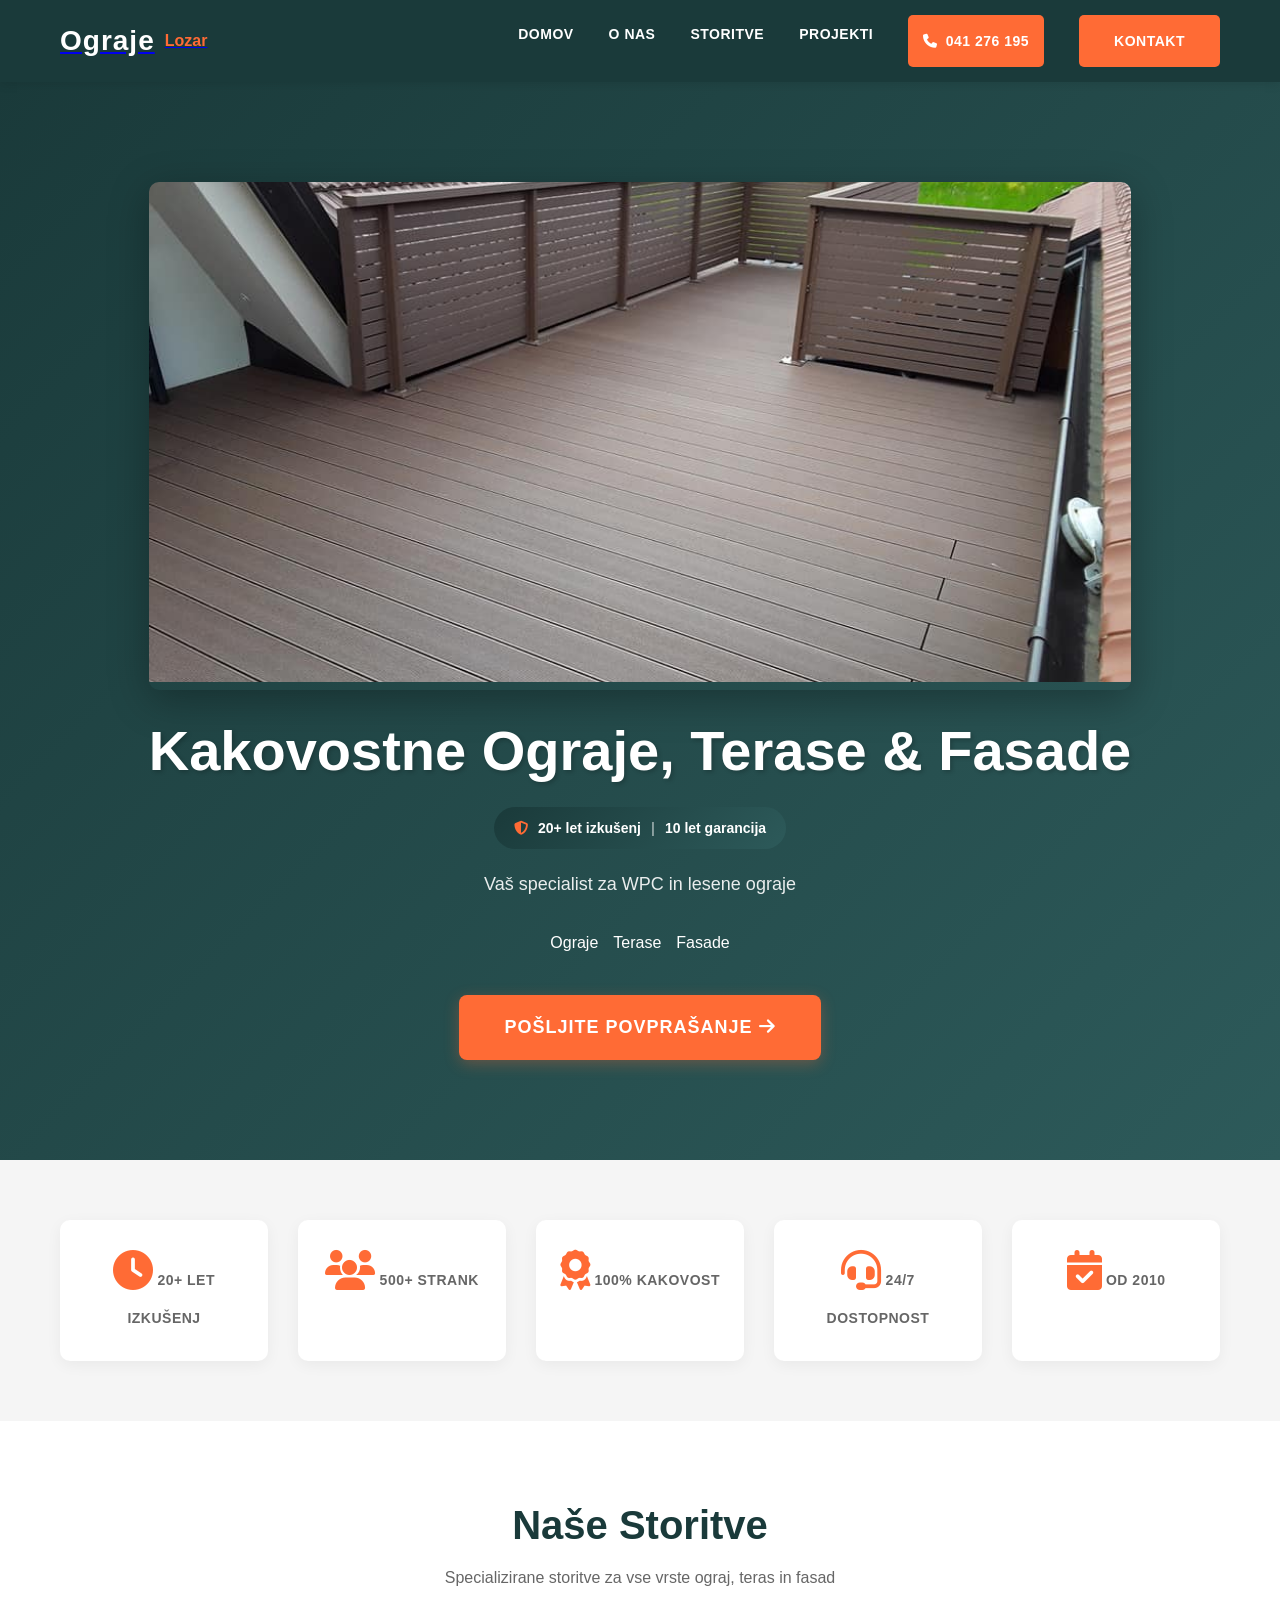
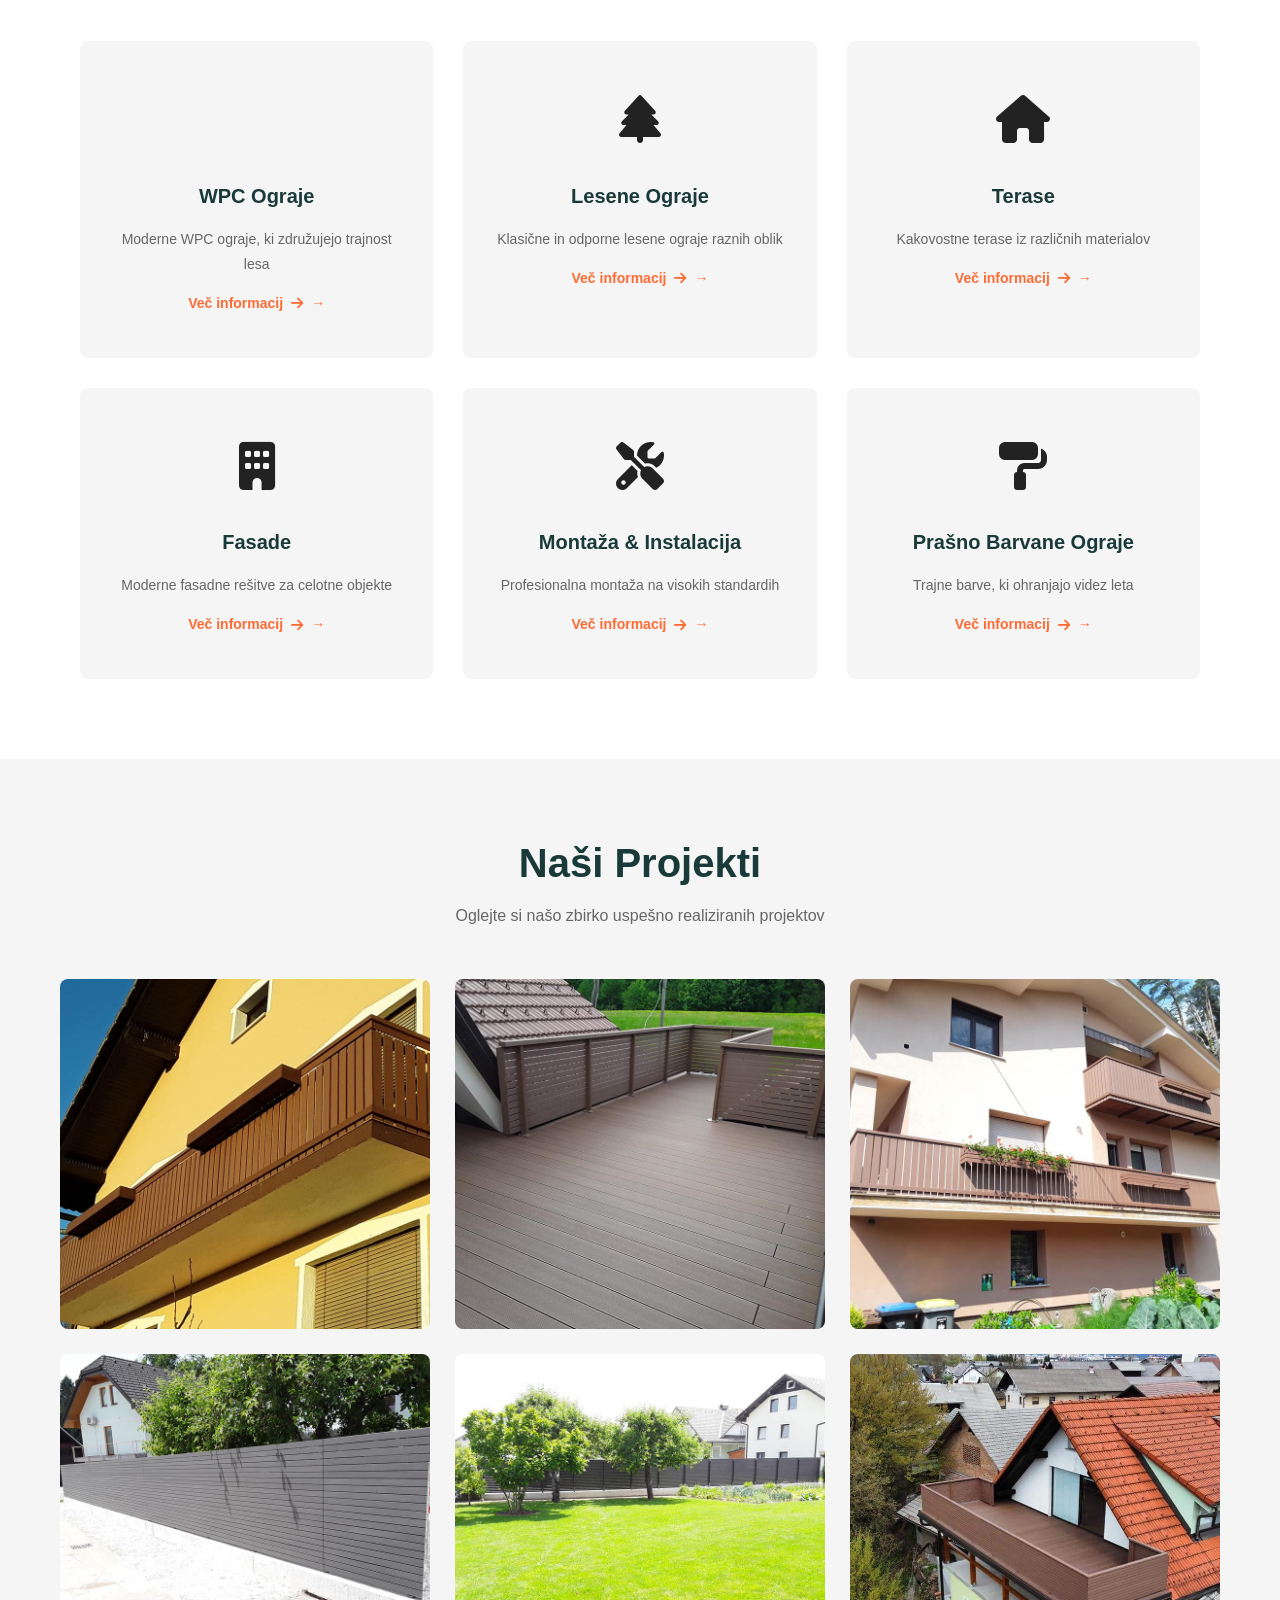
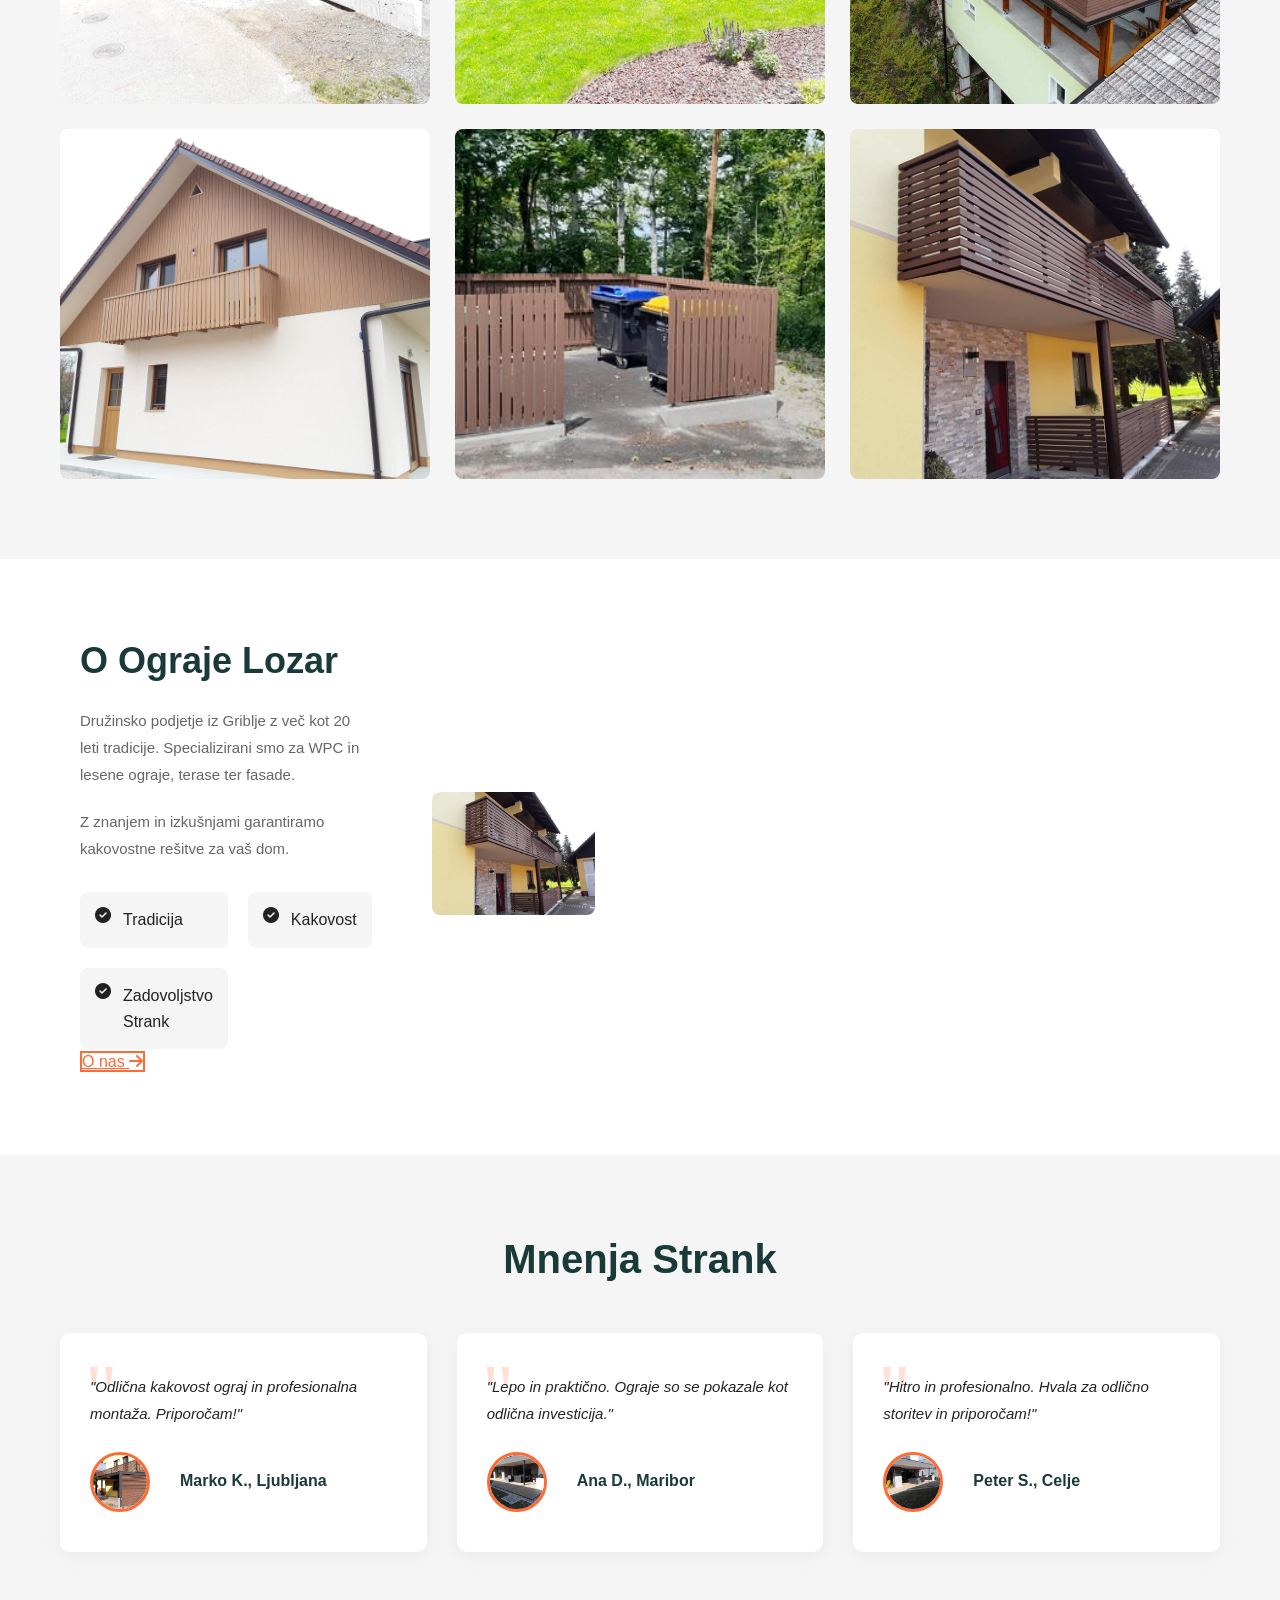
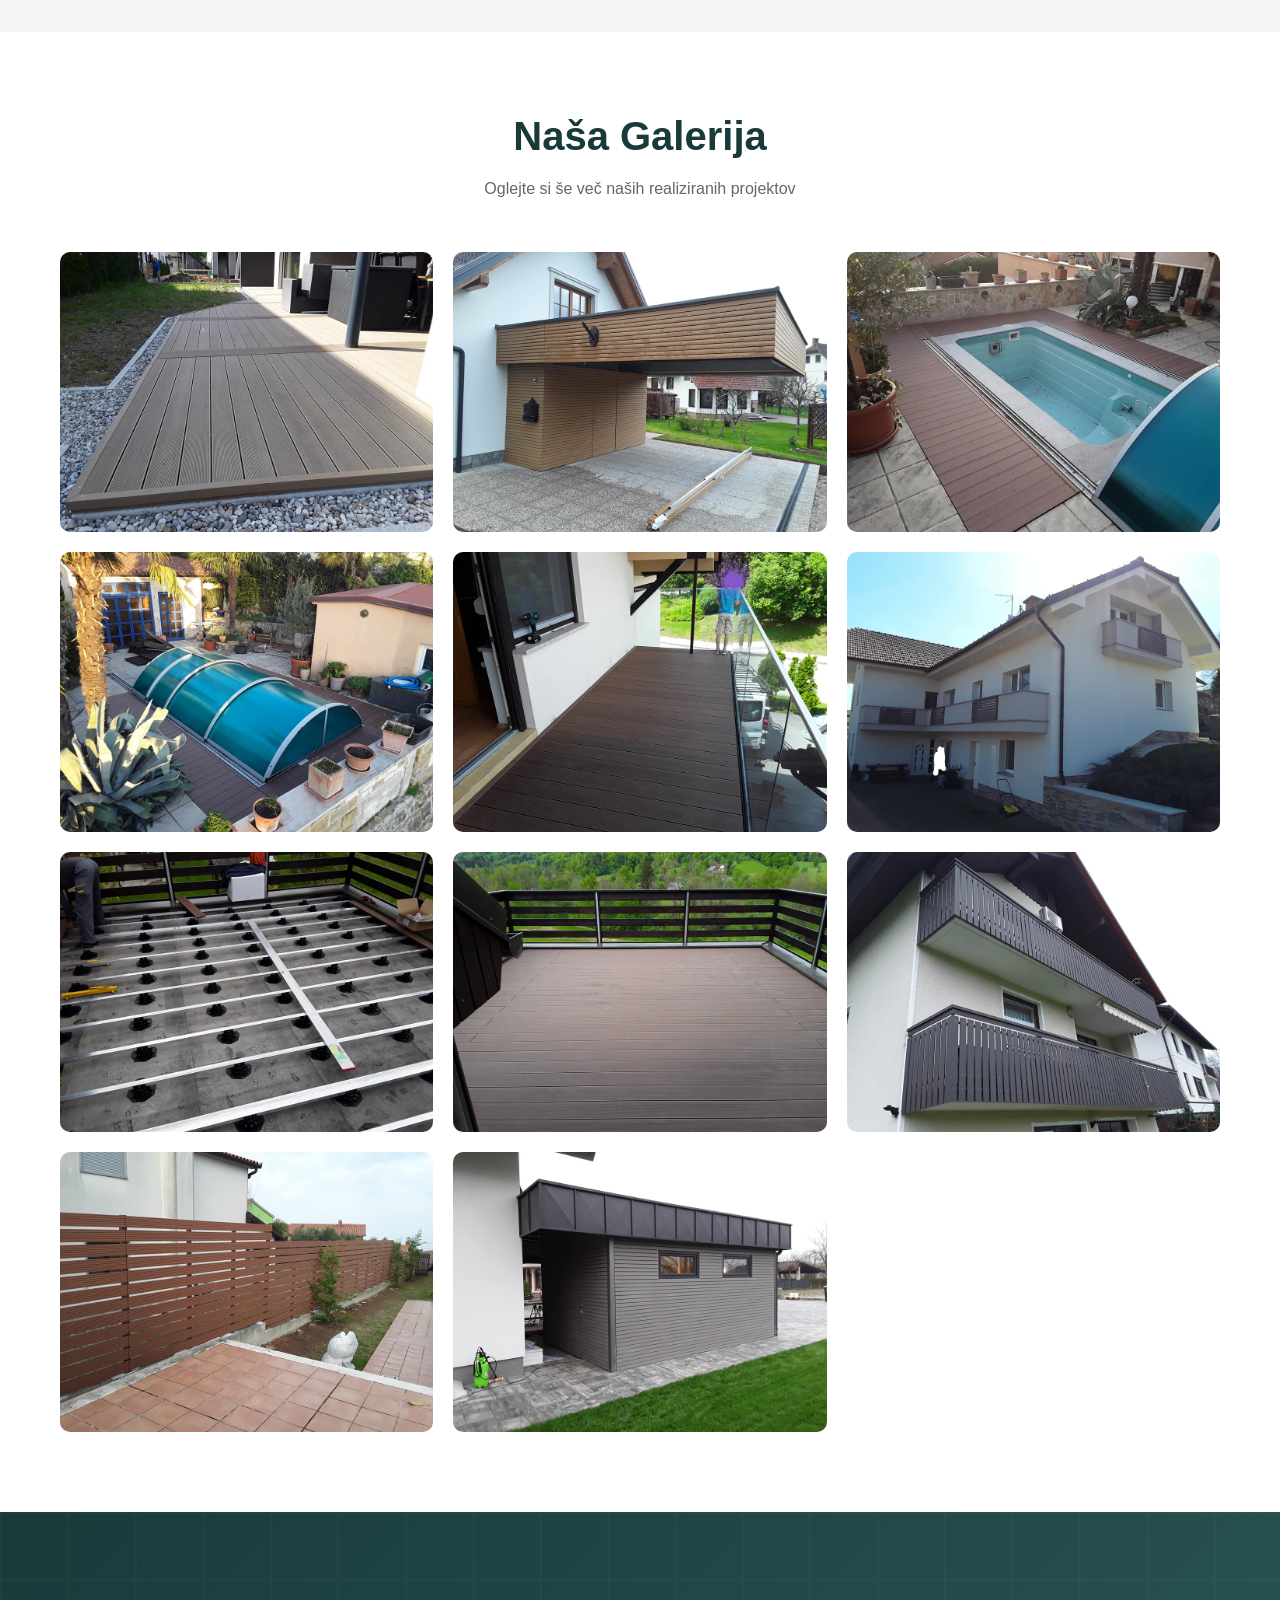
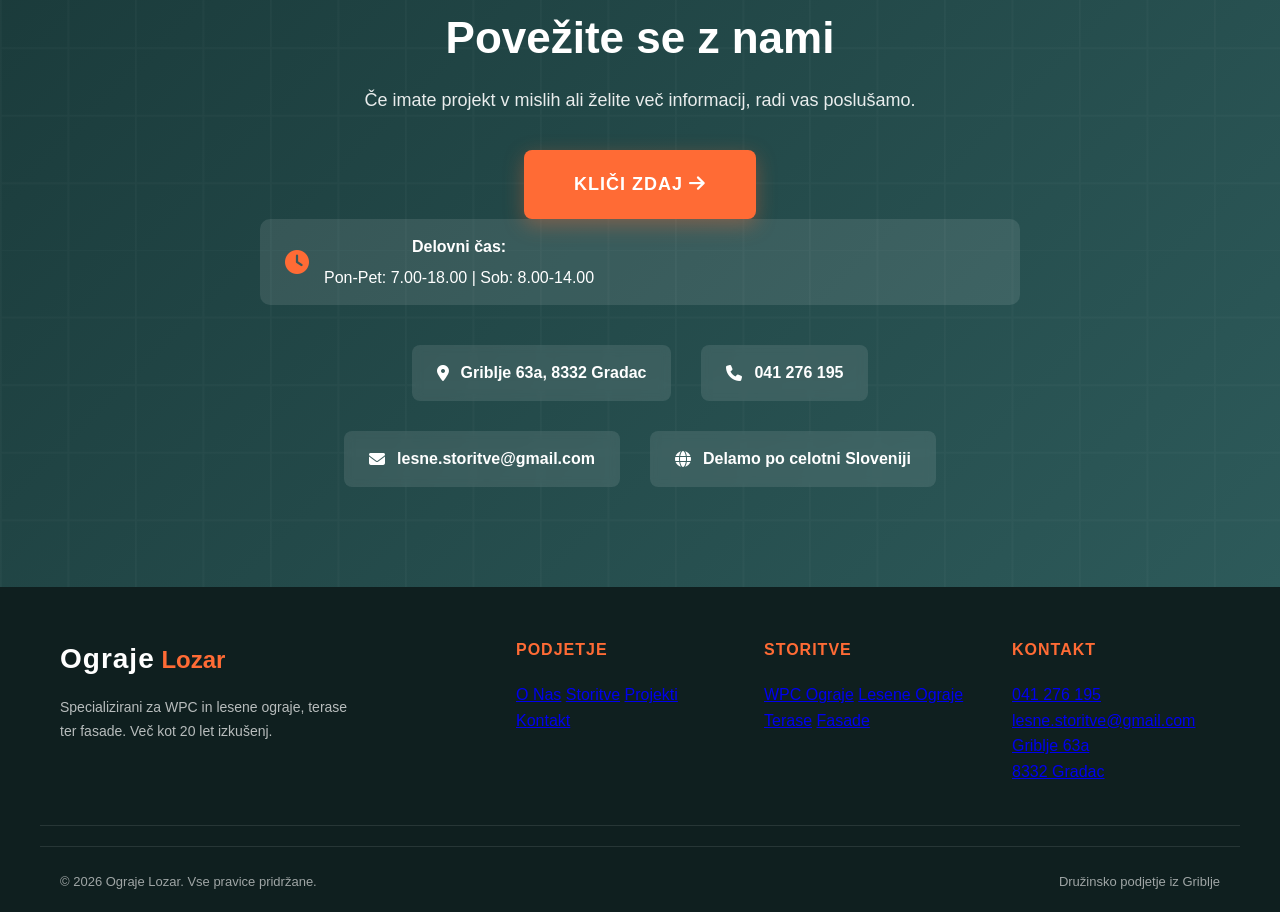
<file: littlewood-website/index.html>
<!DOCTYPE html>
<html lang="sl">
<head>
    <meta charset="UTF-8">
    <meta name="viewport" content="width=device-width, initial-scale=1.0">
    <title>Ograje Lozar - WPC in Lesene Ograje | Terase | Fasade</title>
    <meta name="description" content="Specializirani za WPC in lesene ograje, terase in fasade. Več kot 20 let izkušenj. Kakovostne ograje za vaš dom po celotni Sloveniji.">
    <link rel="stylesheet" href="style.css">
    <link rel="preconnect" href="https://fonts.googleapis.com">
    <link rel="preconnect" href="https://fonts.gstatic.com" crossorigin>
    <link href="https://fonts.googleapis.com/css2?family=Montserrat:wght@400;600;700&family=Merriweather:wght@400;700&display=swap" rel="stylesheet">
    <link rel="stylesheet" href="https://cdnjs.cloudflare.com/ajax/libs/font-awesome/6.5.1/css/all.min.css">
</head>
<body>
    <!-- Header -->
    <header class="header">
        <div class="container header-inner">
            <a href="#" class="logo">
                <span class="logo-text">Ograje</span>
                <span class="logo-accent">Lozar</span>
            </a>
            <nav class="nav">
                <a href="#home" class="nav-link">Domov</a>
                <a href="#about" class="nav-link">O Nas</a>
                <a href="#services" class="nav-link">Storitve</a>
                <a href="#projects" class="nav-link">Projekti</a>
                <a href="tel:041276195" class="nav-phone">
                    <i class="fas fa-phone"></i>
                    <span>041 276 195</span>
                </a>
                <a href="#contact" class="nav-link btn-primary">Kontakt</a>
            </nav>
            <button class="mobile-menu-btn" aria-label="Menu">
                <span></span>
                <span></span>
                <span></span>
            </button>
        </div>
    </header>

    <!-- Hero -->
    <section id="home" class="hero">
        <div class="hero-bg"></div>
        <div class="container hero-content">
            <div class="hero-image">
                <img src="./assets/images/194494283_1852372458274920_2678326418202301660_n.jpg" alt="Ograje Lozar - Kakovostne ograje">
            </div>
            <h1 class="hero-title">Kakovostne Ograje, Terase & Fasade</h1>
            <div class="guarantee-badge">
                <i class="fas fa-shield-alt"></i>
                <span>20+ let izkušenj</span>
                <span class="guarantee-divider">|</span>
                <span>10 let garancija</span>
            </div>
            <p class="hero-subtitle">Vaš specialist za WPC in lesene ograje</p>
            <div class="hero-tags">
                <span>Ograje</span>
                <span>Terase</span>
                <span>Fasade</span>
            </div>
            <a href="#contact" class="btn-cta">Pošljite povprašanje <i class="fas fa-arrow-right"></i></a>
        </div>
    </section>

    <!-- Stats -->
    <section class="stats">
        <div class="container stats-grid">
            <div class="stat-item">
                <i class="fas fa-clock stat-icon" aria-hidden="true"></i>
                <span class="stat-label">20+ Let Izkušenj</span>
            </div>
            <div class="stat-item">
                <i class="fas fa-users stat-icon" aria-hidden="true"></i>
                <span class="stat-label">500+ Strank</span>
            </div>
            <div class="stat-item">
                <i class="fas fa-award stat-icon" aria-hidden="true"></i>
                <span class="stat-label">100% Kakovost</span>
            </div>
            <div class="stat-item">
                <i class="fas fa-headset stat-icon" aria-hidden="true"></i>
                <span class="stat-label">24/7 Dostopnost</span>
            </div>
            <div class="stat-item">
                <i class="fas fa-calendar-check stat-icon" aria-hidden="true"></i>
                <span class="stat-label">Od 2010</span>
            </div>
        </div>
    </section>

    <!-- Services -->
    <section id="services" class="services">
        <div class="container">
            <div class="section-header">
                <h2 class="section-title">Naše Storitve</h2>
                <p class="section-subtitle">Specializirane storitve za vse vrste ograj, teras in fasad</p>
            </div>
            <div class="services-grid">
                <div class="service-card">
                    <div class="service-icon" aria-hidden="true">
                        <i class="fas fa-fence"></i>
                    </div>
                    <h3>WPC Ograje</h3>
                    <p>Moderne WPC ograje, ki združujejo trajnost lesa</p>
                    <a href="#contact" class="service-link">Več informacij <i class="fas fa-arrow-right"></i></a>
                </div>
                <div class="service-card">
                    <div class="service-icon" aria-hidden="true">
                        <i class="fas fa-tree"></i>
                    </div>
                    <h3>Lesene Ograje</h3>
                    <p>Klasične in odporne lesene ograje raznih oblik</p>
                    <a href="#contact" class="service-link">Več informacij <i class="fas fa-arrow-right"></i></a>
                </div>
                <div class="service-card">
                    <div class="service-icon" aria-hidden="true">
                        <i class="fas fa-home"></i>
                    </div>
                    <h3>Terase</h3>
                    <p>Kakovostne terase iz različnih materialov</p>
                    <a href="#contact" class="service-link">Več informacij <i class="fas fa-arrow-right"></i></a>
                </div>
                <div class="service-card">
                    <div class="service-icon" aria-hidden="true">
                        <i class="fas fa-building"></i>
                    </div>
                    <h3>Fasade</h3>
                    <p>Moderne fasadne rešitve za celotne objekte</p>
                    <a href="#contact" class="service-link">Več informacij <i class="fas fa-arrow-right"></i></a>
                </div>
                <div class="service-card">
                    <div class="service-icon" aria-hidden="true">
                        <i class="fas fa-tools"></i>
                    </div>
                    <h3>Montaža & Instalacija</h3>
                    <p>Profesionalna montaža na visokih standardih</p>
                    <a href="#contact" class="service-link">Več informacij <i class="fas fa-arrow-right"></i></a>
                </div>
                <div class="service-card">
                    <div class="service-icon" aria-hidden="true">
                        <i class="fas fa-paint-roller"></i>
                    </div>
                    <h3>Prašno Barvane Ograje</h3>
                    <p>Trajne barve, ki ohranjajo videz leta</p>
                    <a href="#contact" class="service-link">Več informacij <i class="fas fa-arrow-right"></i></a>
                </div>
            </div>
        </div>
    </section>

    <!-- Projects -->
    <section id="projects" class="projects">
        <div class="container">
            <div class="section-header">
                <h2 class="section-title">Naši Projekti</h2>
                <p class="section-subtitle">Oglejte si našo zbirko uspešno realiziranih projektov</p>
            </div>
            <div class="projects-grid">
                <div class="project-card">
                    <img src="./assets/images/183308602_1829845227194310_5564588824497333525_n.jpg" alt="WPC terasa">
                    <div class="project-overlay" role="img" aria-hidden="true">
                        <h3>WPC Terasa</h3>
                    </div>
                </div>
                <div class="project-card">
                    <img src="./assets/images/194494283_1852372458274920_2678326418202301660_n.jpg" alt="Lesena ograja">
                    <div class="project-overlay" role="img" aria-hidden="true">
                        <h3>Lesena Ograja</h3>
                    </div>
                </div>
                <div class="project-card">
                    <img src="./assets/images/468841944_2822782821233874_4869123140491187687_n.jpg" alt="Fasada">
                    <div class="project-overlay" role="img" aria-hidden="true">
                        <h3>Fasada</h3>
                    </div>
                </div>
                <div class="project-card">
                    <img src="./assets/images/470216276_2832701306908692_3103024660286623902_n.jpg" alt="WPC ograje">
                    <div class="project-overlay" role="img" aria-hidden="true">
                        <h3>WPC Ograje</h3>
                    </div>
                </div>
                <div class="project-card">
                    <img src="./assets/images/470218844_2832701293575360_4915086452134572454_n.jpg" alt="Lesene ograje">
                    <div class="project-overlay" role="img" aria-hidden="true">
                        <h3>Lesene Ograje</h3>
                    </div>
                </div>
                <div class="project-card">
                    <img src="./assets/images/480660194_1125957402562660_7605839673226567783_n.jpg" alt="Terase">
                    <div class="project-overlay" role="img" aria-hidden="true">
                        <h3>Terase</h3>
                    </div>
                </div>
                <div class="project-card">
                    <img src="./assets/images/480512524_1125954445896289_4048153518960096089_n.jpg" alt="Nadstrešek">
                    <div class="project-overlay" role="img" aria-hidden="true">
                        <h3>Nadstrešek</h3>
                    </div>
                </div>
                <div class="project-card">
                    <img src="./assets/images/474942356_1108950454263355_2819582570926919698_n.jpg" alt="Ograja z vrati">
                    <div class="project-overlay" role="img" aria-hidden="true">
                        <h3>Ograja z Vrati</h3>
                    </div>
                </div>
                <div class="project-card">
                    <img src="./assets/images/52650541_1141704636008376_5501796142024753152_n.jpg" alt="Delavnica">
                    <div class="project-overlay" role="img" aria-hidden="true">
                        <h3>Delavnica</h3>
                    </div>
                </div>
            </div>
        </div>
    </section>

    <!-- About -->
    <section id="about" class="about">
        <div class="container about-grid">
            <div class="about-content">
                <h2 class="section-title">O Ograje Lozar</h2>
                <p class="about-text">Družinsko podjetje iz Griblje z več kot 20 leti tradicije. Specializirani smo za WPC in lesene ograje, terase ter fasade.</p>
                <p class="about-text">Z znanjem in izkušnjami garantiramo kakovostne rešitve za vaš dom.</p>
                <div class="about-values">
                    <div class="value-item">
                        <i class="fas fa-check-circle"></i>
                        <span>Tradicija</span>
                    </div>
                    <div class="value-item">
                        <i class="fas fa-check-circle"></i>
                        <span>Kakovost</span>
                    </div>
                    <div class="value-item">
                        <i class="fas fa-check-circle"></i>
                        <span>Zadovoljstvo Strank</span>
                    </div>
                </div>
                <a href="#contact" class="btn-secondary">O nas <i class="fas fa-arrow-right"></i></a>
            </div>
            <div class="about-image">
                <img src="./assets/images/52650541_1141704636008376_5501796142024753152_n.jpg" alt="Ograje Lozar - Naša delavnica">
            </div>
        </div>
    </section>

    <!-- Testimonials -->
    <section class="testimonials">
        <div class="container">
            <div class="section-header">
                <h2 class="section-title">Mnenja Strank</h2>
            </div>
            <div class="testimonials-grid">
                <div class="testimonial-card">
                    <p class="testimonial-text">"Odlična kakovost ograj in profesionalna montaža. Priporočam!"</p>
                    <div class="testimonial-author">
                        <img src="./assets/images/53152909_1141704789341694_528974902389112832_n.jpg" alt="Stranka - Marko K." class="testimonial-avatar" aria-hidden="true">
                        <span class="author-name">Marko K., Ljubljana</span>
                    </div>
                </div>
                <div class="testimonial-card">
                    <p class="testimonial-text">"Lepo in praktično. Ograje so se pokazale kot odlična investicija."</p>
                    <div class="testimonial-author">
                        <img src="./assets/images/59790186_1192701537575352_1989550768448864256_n.jpg" alt="Stranka - Ana D." class="testimonial-avatar" aria-hidden="true">
                        <span class="author-name">Ana D., Maribor</span>
                    </div>
                </div>
                <div class="testimonial-card">
                    <p class="testimonial-text">"Hitro in profesionalno. Hvala za odlično storitev in priporočam!"</p>
                    <div class="testimonial-author">
                        <img src="./assets/images/59422717_1192701617575344_2344169304498372608_n.jpg" alt="Stranka - Peter S." class="testimonial-avatar" aria-hidden="true">
                        <span class="author-name">Peter S., Celje</span>
                    </div>
                </div>
            </div>
        </div>
    </section>

    <!-- Gallery -->
    <section id="gallery" class="gallery">
        <div class="container">
            <div class="section-header">
                <h2 class="section-title">Naša Galerija</h2>
                <p class="section-subtitle">Oglejte si še več naših realiziranih projektov</p>
            </div>
            <div class="gallery-grid">
                <div class="gallery-item">
                    <img src="./assets/images/59668563_1192701654242007_4854447100529737728_n.jpg" alt="Jeklena ograja">
                </div>
                <div class="gallery-item">
                    <img src="./assets/images/59940692_1192706157574890_3712787897821167616_n.jpg" alt="Kovinska ograja">
                </div>
                <div class="gallery-item">
                    <img src="./assets/images/59519762_1192712514240921_5588642704327180288_n.jpg" alt="Vhodna vrata">
                </div>
                <div class="gallery-item">
                    <img src="./assets/images/59475070_1192712574240915_6378207763784269824_n.jpg" alt="Panelna ograja">
                </div>
                <div class="gallery-item">
                    <img src="./assets/images/65092160_1229474013898104_2309575640736595968_n.jpg" alt="Security ograja">
                </div>
                <div class="gallery-item">
                    <img src="./assets/images/64839641_1229481587230680_4203957192400830464_n.jpg" alt="Industrijska ograja">
                </div>
                <div class="gallery-item">
                    <img src="./assets/images/64844445_1229510467227792_3447539990454599680_n.jpg" alt="Jeklena palisada">
                </div>
                <div class="gallery-item">
                    <img src="./assets/images/65278834_1229510730561099_7366500749573881856_n.jpg" alt="Protihrupna ograja">
                </div>
                <div class="gallery-item">
                    <img src="./assets/images/76642406_1363853113793526_2689368315842789376_n.jpg" alt="Betonska ograja">
                </div>
                <div class="gallery-item">
                    <img src="./assets/images/89056295_1460599367452233_3335347687972143104_n.jpg" alt="Aluminijasta ograja">
                </div>
                <div class="gallery-item">
                    <img src="./assets/images/88420530_1460616664117170_6813030776817319936_n.jpg" alt="Lesena brv">
                </div>
            </div>
        </div>
    </section>

    <!-- CTA / Contact -->
    <section id="contact" class="cta">
        <div class="container cta-content">
            <h2 class="cta-title">Povežite se z nami</h2>
            <p class="cta-text">Če imate projekt v mislih ali želite več informacij, radi vas poslušamo.</p>
            <a href="tel:041276195" class="btn-cta btn-large">Kliči zdaj <i class="fas fa-arrow-right"></i></a>
            <div class="working-hours">
                <i class="fas fa-clock"></i>
                <div>
                    <strong>Delovni čas:</strong>
                    <span>Pon-Pet: 7.00-18.00 | Sob: 8.00-14.00</span>
                </div>
            </div>
            <div class="cta-contact-info">
                <div class="contact-item">
                    <i class="fas fa-map-marker-alt"></i>
                    <span>Griblje 63a, 8332 Gradac</span>
                </div>
                <div class="contact-item">
                    <i class="fas fa-phone"></i>
                    <span>041 276 195</span>
                </div>
                <div class="contact-item">
                    <i class="fas fa-envelope"></i>
                    <span>lesne.storitve@gmail.com</span>
                </div>
                <div class="contact-item">
                    <i class="fas fa-globe"></i>
                    <span>Delamo po celotni Sloveniji</span>
                </div>
            </div>
        </div>
    </section>

    <!-- Footer -->
    <footer class="footer">
        <div class="container footer-grid">
            <div class="footer-brand">
                <div class="footer-logo">
                    <span class="logo-text">Ograje</span>
                    <span class="logo-accent">Lozar</span>
                </div>
                <p>Specializirani za WPC in lesene ograje, terase ter fasade. Več kot 20 let izkušenj.</p>
            </div>
            <div class="footer-links">
                <h4>Podjetje</h4>
                <a href="#about">O Nas</a>
                <a href="#services">Storitve</a>
                <a href="#projects">Projekti</a>
                <a href="#contact">Kontakt</a>
            </div>
            <div class="footer-links">
                <h4>Storitve</h4>
                <a href="#services">WPC Ograje</a>
                <a href="#services">Lesene Ograje</a>
                <a href="#services">Terase</a>
                <a href="#services">Fasade</a>
            </div>
            <div class="footer-links">
                <h4>Kontakt</h4>
                <a href="tel:041276195">041 276 195</a>
                <a href="mailto:lesne.storitve@gmail.com">lesne.storitve@gmail.com</a>
                <a href="#">Griblje 63a<br>8332 Gradac</a>
            </div>
        </div>
        <div class="footer-bottom">
            <div class="container footer-bottom-inner">
                <p>&copy; 2026 Ograje Lozar. Vse pravice pridržane.</p>
                <p>Družinsko podjetje iz Griblje</p>
            </div>
        </div>
    </footer>

    <script src="script.js"></script>
</body>
</html>
</file>
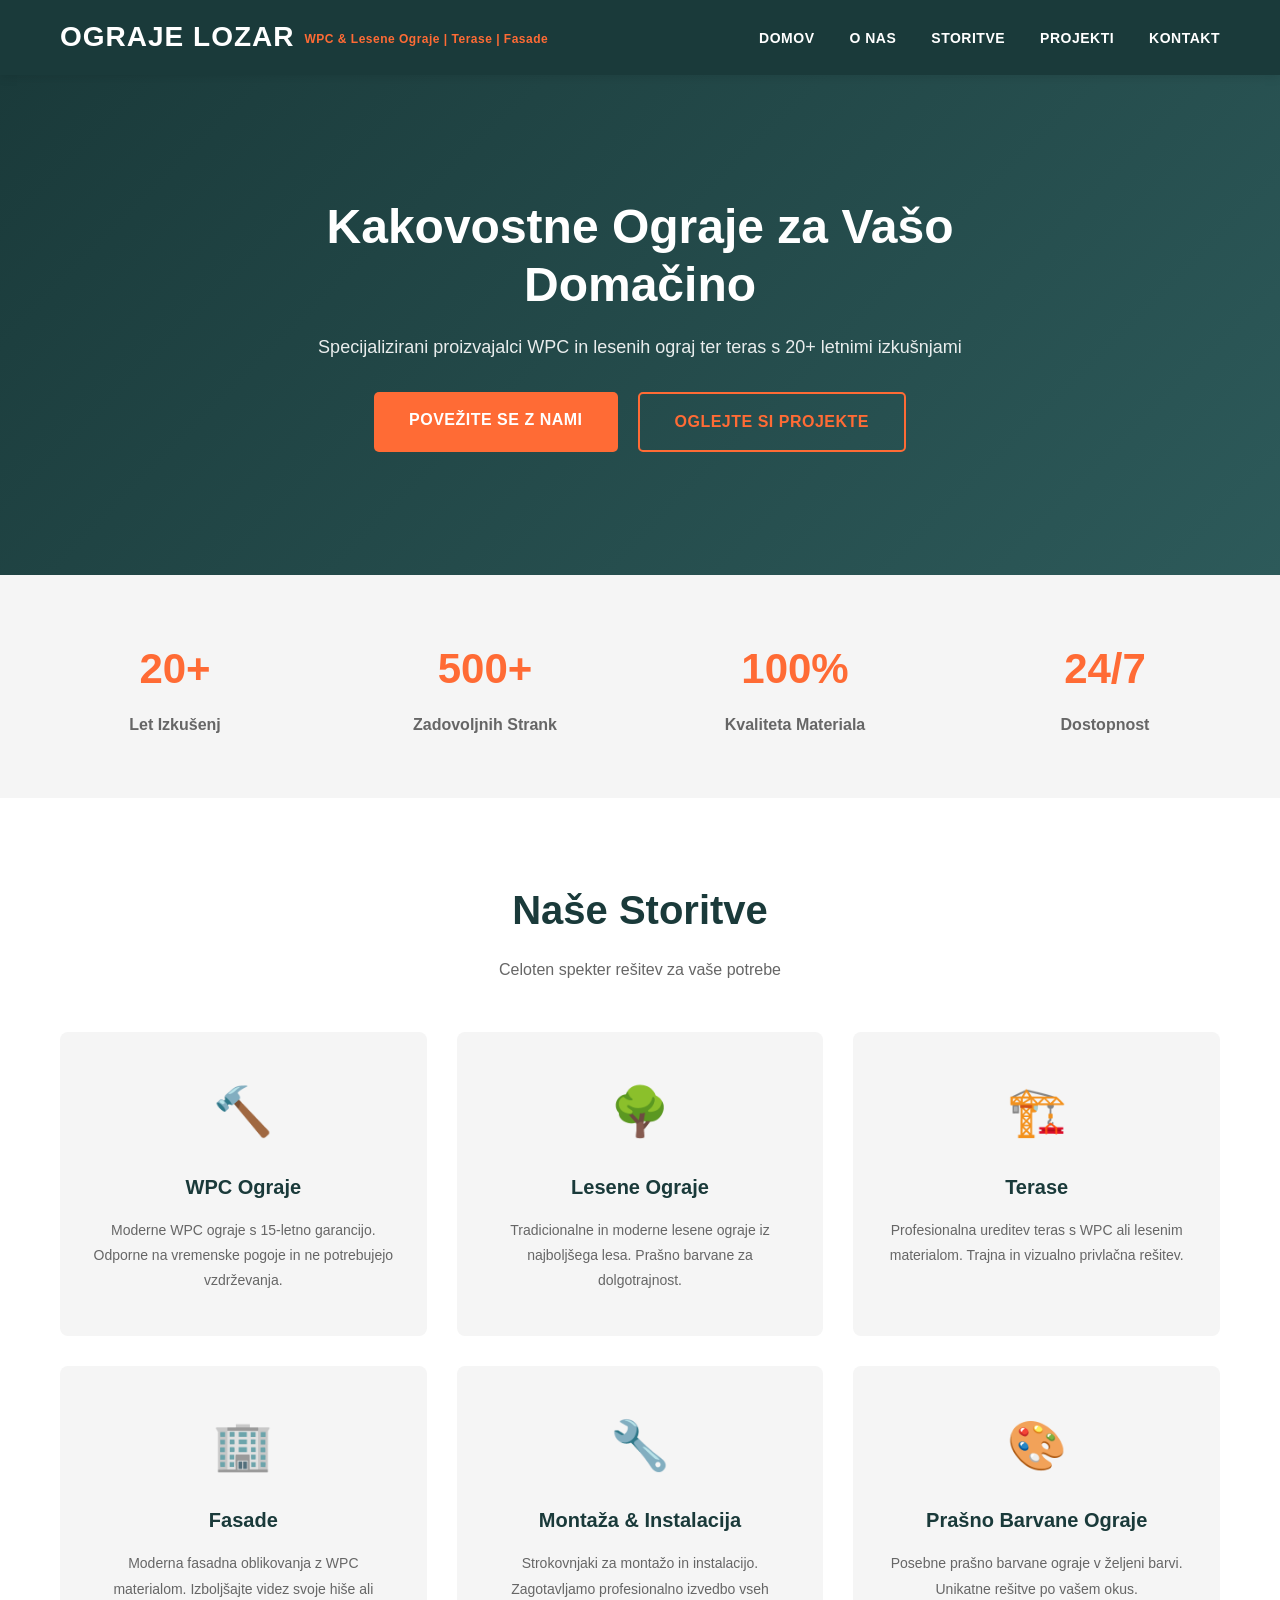
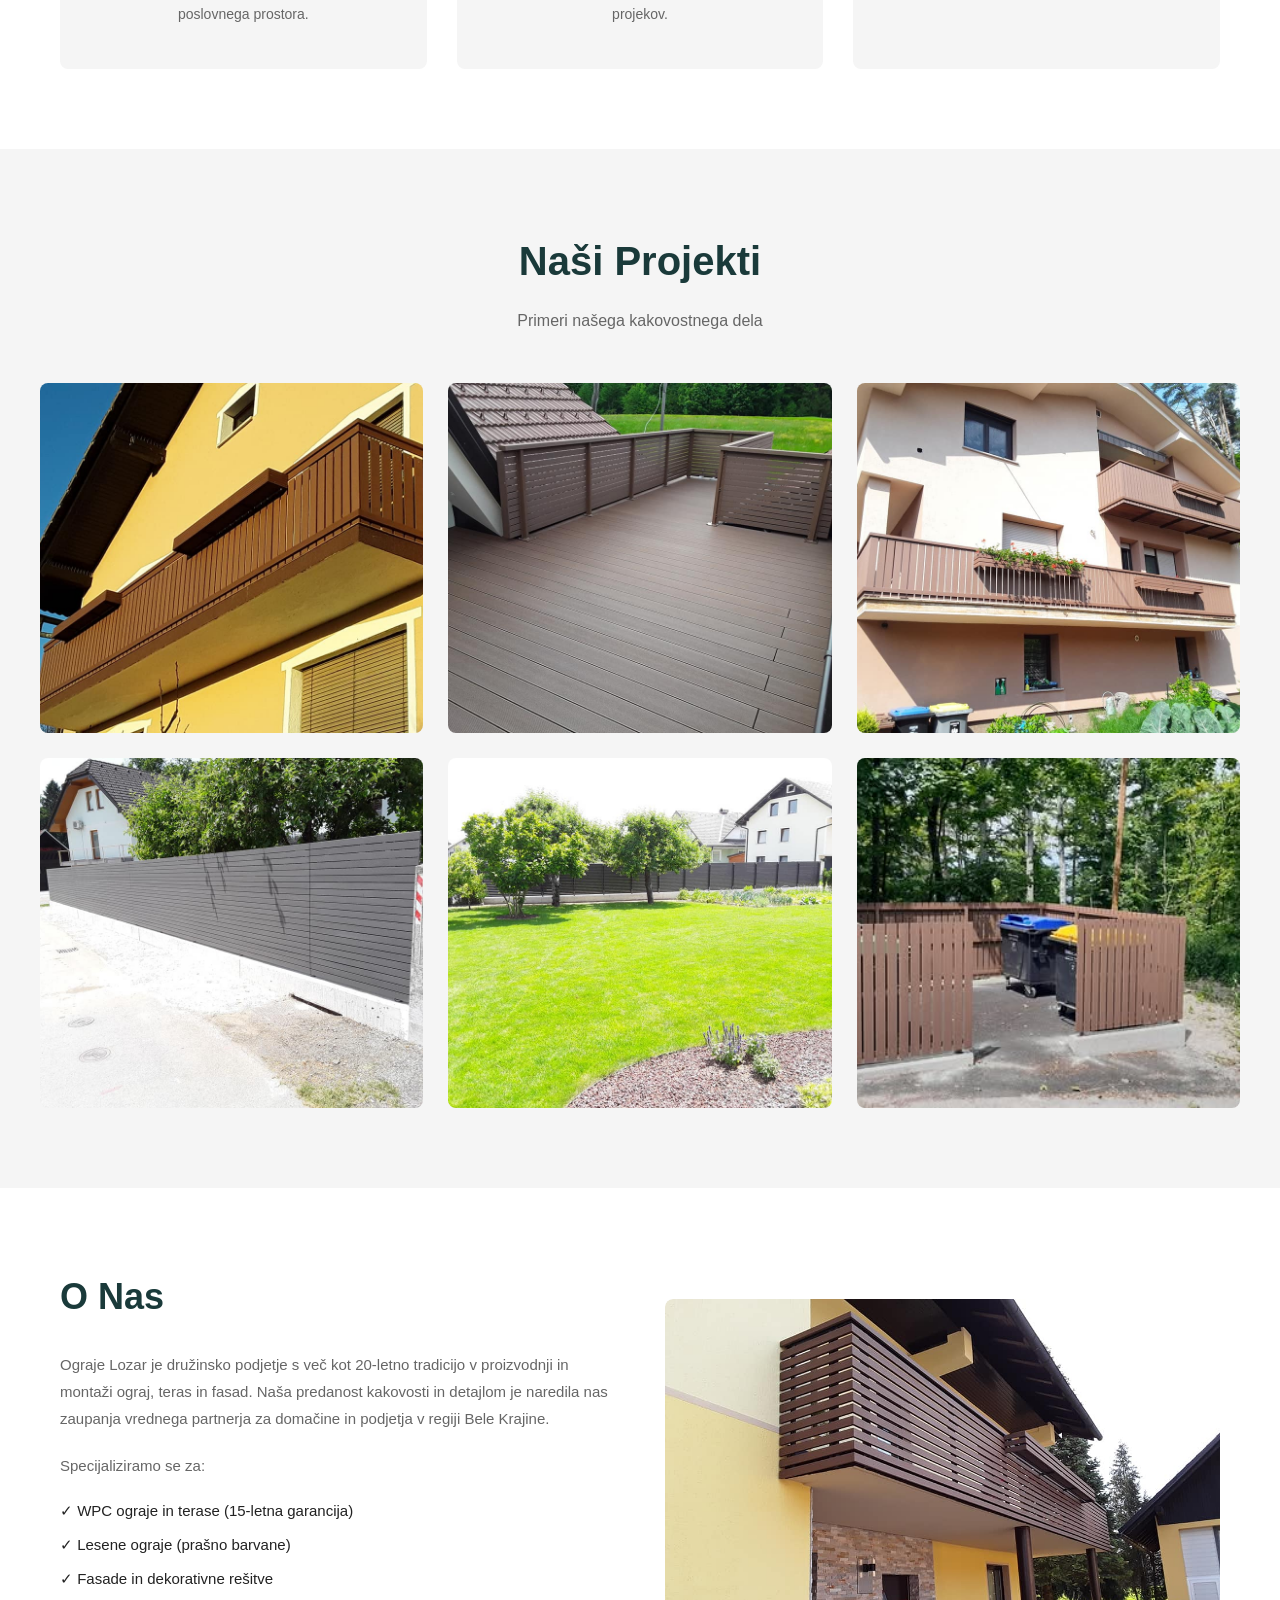
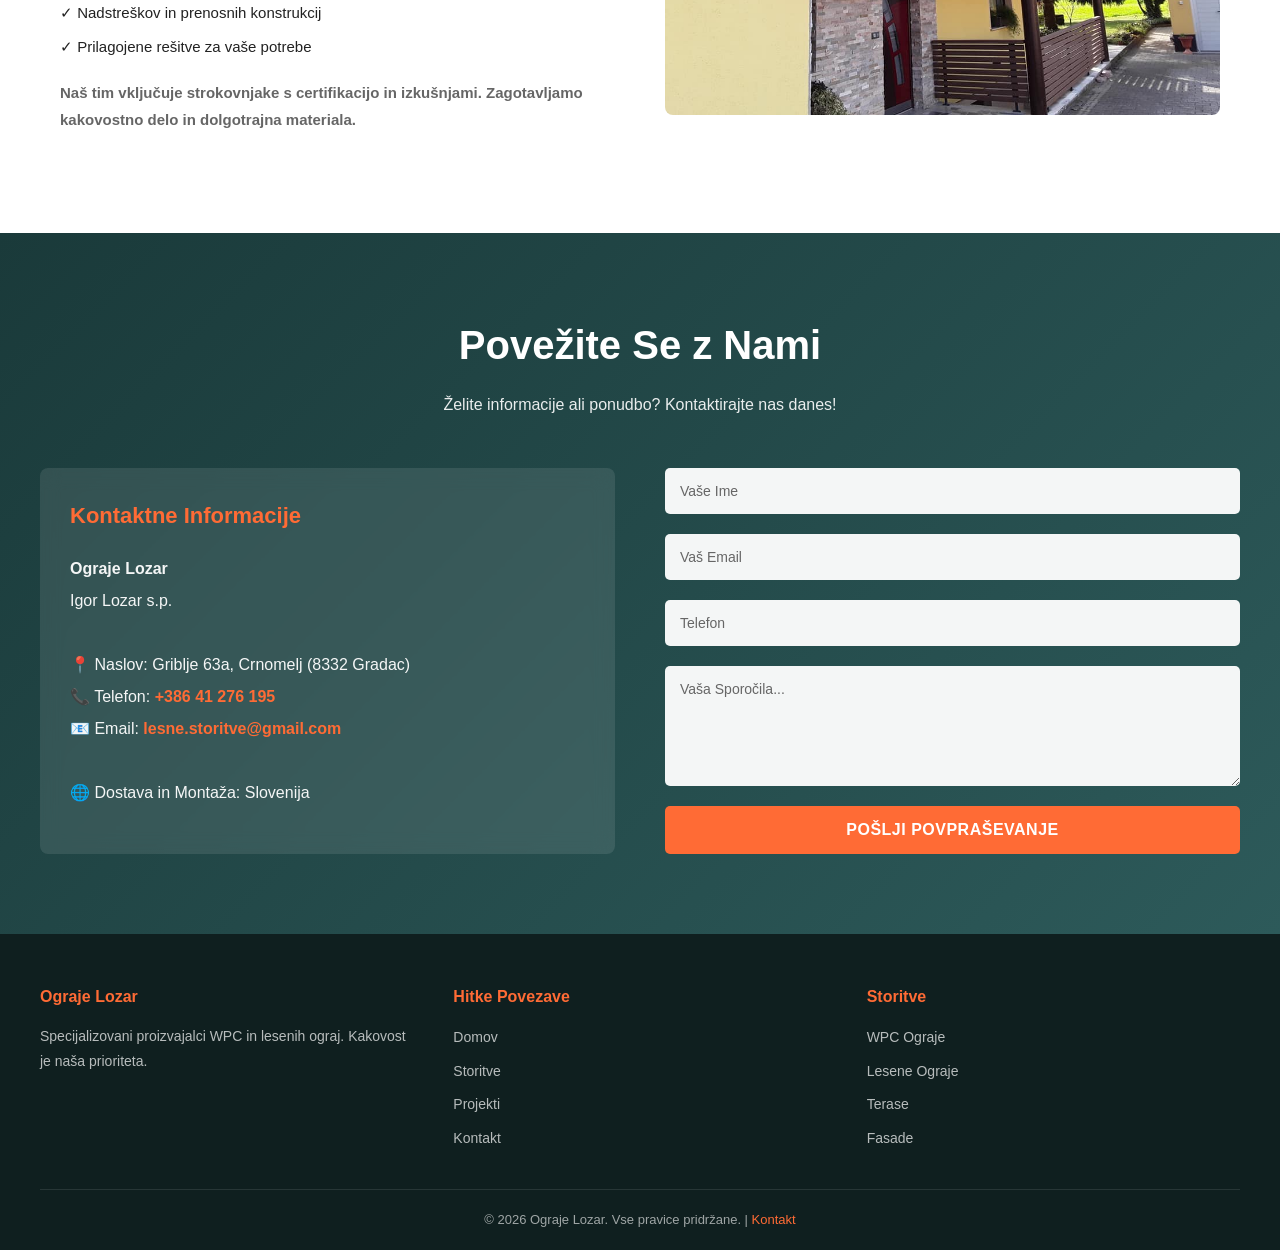
<file: littlewood-website/lozar-ograje.html>
<!DOCTYPE html>
<html lang="sl">
<head>
    <meta charset="UTF-8">
    <meta name="viewport" content="width=device-width, initial-scale=1.0">
    <title>Ograje Lozar - WPC & Lesene Ograje | Crnomelj</title>
    <meta name="description" content="Ograje Lozar - specijalizirani izdelovalec WPC ograj, lesenih ograj, teras in fasad. Lokacija: Griblje, Crnomelj. Kontakt: +386 41 276 195">
    <link rel="stylesheet" href="./style.css">
</head>
<body>
    <!-- HEADER -->
    <header class="header">
        <nav class="navbar">
            <div class="nav-container">
                <div class="logo">
                    <h1>OGRAJE LOZAR</h1>
                    <p class="tagline">WPC & Lesene Ograje | Terase | Fasade</p>
                </div>
                <ul class="nav">
                    <li><a href="#home">Domov</a></li>
                    <li><a href="#about">O Nas</a></li>
                    <li><a href="#services">Storitve</a></li>
                    <li><a href="#projects">Projekti</a></li>
                    <li><a href="#contact">Kontakt</a></li>
                </ul>
            </div>
        </nav>
    </header>

    <!-- HERO SECTION -->
    <section id="home" class="hero">
        <div class="hero-content">
            <h2>Kakovostne Ograje za Vašo Domačino</h2>
            <p>Specijalizirani proizvajalci WPC in lesenih ograj ter teras s 20+ letnimi izkušnjami</p>
            <div class="hero-buttons">
                <a href="#contact" class="btn btn-primary">Povežite se z Nami</a>
                <a href="#projects" class="btn btn-secondary">Oglejte Si Projekte</a>
            </div>
        </div>
    </section>

    <!-- STATS SECTION -->
    <section class="stats">
        <div class="stats-container">
            <div class="stat">
                <h3>20+</h3>
                <p>Let Izkušenj</p>
            </div>
            <div class="stat">
                <h3>500+</h3>
                <p>Zadovoljnih Strank</p>
            </div>
            <div class="stat">
                <h3>100%</h3>
                <p>Kvaliteta Materiala</p>
            </div>
            <div class="stat">
                <h3>24/7</h3>
                <p>Dostopnost</p>
            </div>
        </div>
    </section>

    <!-- SERVICES SECTION -->
    <section id="services" class="services">
        <div class="section-header">
            <h2>Naše Storitve</h2>
            <p>Celoten spekter rešitev za vaše potrebe</p>
        </div>
        <div class="services-grid">
            <div class="service-card">
                <div class="service-icon">🔨</div>
                <h3>WPC Ograje</h3>
                <p>Moderne WPC ograje s 15-letno garancijo. Odporne na vremenske pogoje in ne potrebujejo vzdrževanja.</p>
            </div>
            <div class="service-card">
                <div class="service-icon">🌳</div>
                <h3>Lesene Ograje</h3>
                <p>Tradicionalne in moderne lesene ograje iz najboljšega lesa. Prašno barvane za dolgotrajnost.</p>
            </div>
            <div class="service-card">
                <div class="service-icon">🏗️</div>
                <h3>Terase</h3>
                <p>Profesionalna ureditev teras s WPC ali lesenim materialom. Trajna in vizualno privlačna rešitev.</p>
            </div>
            <div class="service-card">
                <div class="service-icon">🏢</div>
                <h3>Fasade</h3>
                <p>Moderna fasadna oblikovanja z WPC materialom. Izboljšajte videz svoje hiše ali poslovnega prostora.</p>
            </div>
            <div class="service-card">
                <div class="service-icon">🔧</div>
                <h3>Montaža & Instalacija</h3>
                <p>Strokovnjaki za montažo in instalacijo. Zagotavljamo profesionalno izvedbo vseh projekov.</p>
            </div>
            <div class="service-card">
                <div class="service-icon">🎨</div>
                <h3>Prašno Barvane Ograje</h3>
                <p>Posebne prašno barvane ograje v željeni barvi. Unikatne rešitve po vašem okus.</p>
            </div>
        </div>
    </section>

    <!-- PROJECTS SECTION -->
    <section id="projects" class="projects">
        <div class="section-header">
            <h2>Naši Projekti</h2>
            <p>Primeri našega kakovostnega dela</p>
        </div>
        <div class="projects-grid">
            <div class="project-card">
                <img src="./assets/images/183308602_1829845227194310_5564588824497333525_n.jpg" alt="Projekt 1">
                <div class="project-overlay">
                    <h3>WPC Ograja - Moderna Zasnova</h3>
                </div>
            </div>
            <div class="project-card">
                <img src="./assets/images/194494283_1852372458274920_2678326418202301660_n.jpg" alt="Projekt 2">
                <div class="project-overlay">
                    <h3>Lesena Ograja - Klasičen Stil</h3>
                </div>
            </div>
            <div class="project-card">
                <img src="./assets/images/468841944_2822782821233874_4869123140491187687_n.jpg" alt="Projekt 3">
                <div class="project-overlay">
                    <h3>Terasa - Udobje na Prostem</h3>
                </div>
            </div>
            <div class="project-card">
                <img src="./assets/images/470216276_2832701306908692_3103024660286623902_n.jpg" alt="Projekt 4">
                <div class="project-overlay">
                    <h3>Fasada - Sodoben Izgled</h3>
                </div>
            </div>
            <div class="project-card">
                <img src="./assets/images/470218844_2832701293575360_4915086452134572454_n.jpg" alt="Projekt 5">
                <div class="project-overlay">
                    <h3>WPC Terasa - Luksuz</h3>
                </div>
            </div>
            <div class="project-card">
                <img src="./assets/images/474942356_1108950454263355_2819582570926919698_n.jpg" alt="Projekt 6">
                <div class="project-overlay">
                    <h3>Ograja z Vrati - Praktičnost</h3>
                </div>
            </div>
        </div>
    </section>

    <!-- ABOUT SECTION -->
    <section id="about" class="about">
        <div class="about-content">
            <h2>O Nas</h2>
            <p>Ograje Lozar je družinsko podjetje s več kot 20-letno tradicijo v proizvodnji in montaži ograj, teras in fasad. Naša predanost kakovosti in detajlom je naredila nas zaupanja vrednega partnerja za domačine in podjetja v regiji Bele Krajine.</p>
            <p>Specijaliziramo se za:</p>
            <ul class="about-list">
                <li>✓ WPC ograje in terase (15-letna garancija)</li>
                <li>✓ Lesene ograje (prašno barvane)</li>
                <li>✓ Fasade in dekorativne rešitve</li>
                <li>✓ Nadstreškov in prenosnih konstrukcij</li>
                <li>✓ Prilagojene rešitve za vaše potrebe</li>
            </ul>
            <p style="margin-top: 20px; font-weight: bold;">Naš tim vključuje strokovnjake s certifikacijo in izkušnjami. Zagotavljamo kakovostno delo in dolgotrajna materiala.</p>
        </div>
        <div class="about-image">
            <img src="./assets/images/52650541_1141704636008376_5501796142024753152_n.jpg" alt="O nas">
        </div>
    </section>

    <!-- CONTACT SECTION -->
    <section id="contact" class="contact">
        <div class="section-header">
            <h2>Povežite Se z Nami</h2>
            <p>Želite informacije ali ponudbo? Kontaktirajte nas danes!</p>
        </div>
        <div class="contact-container">
            <div class="contact-info">
                <h3>Kontaktne Informacije</h3>
                <p>
                    <strong>Ograje Lozar</strong><br>
                    Igor Lozar s.p.<br><br>
                    📍 Naslov: Griblje 63a, Crnomelj (8332 Gradac)<br>
                    📞 Telefon: <a href="tel:+38641276195">+386 41 276 195</a><br>
                    📧 Email: <a href="mailto:lesne.storitve@gmail.com">lesne.storitve@gmail.com</a><br><br>
                    🌐 Dostava in Montaža: Slovenija
                </p>
            </div>
            <form class="contact-form">
                <input type="text" placeholder="Vaše Ime" required>
                <input type="email" placeholder="Vaš Email" required>
                <input type="tel" placeholder="Telefon">
                <textarea placeholder="Vaša Sporočila..." rows="5" required></textarea>
                <button type="submit" class="btn btn-primary">Pošlji Povpraševanje</button>
            </form>
        </div>
    </section>

    <!-- FOOTER -->
    <footer class="footer">
        <div class="footer-content">
            <div class="footer-section">
                <h4>Ograje Lozar</h4>
                <p>Specijalizovani proizvajalci WPC in lesenih ograj. Kakovost je naša prioriteta.</p>
            </div>
            <div class="footer-section">
                <h4>Hitke Povezave</h4>
                <ul>
                    <li><a href="#home">Domov</a></li>
                    <li><a href="#services">Storitve</a></li>
                    <li><a href="#projects">Projekti</a></li>
                    <li><a href="#contact">Kontakt</a></li>
                </ul>
            </div>
            <div class="footer-section">
                <h4>Storitve</h4>
                <ul>
                    <li><a href="#services">WPC Ograje</a></li>
                    <li><a href="#services">Lesene Ograje</a></li>
                    <li><a href="#services">Terase</a></li>
                    <li><a href="#services">Fasade</a></li>
                </ul>
            </div>
        </div>
        <div class="footer-bottom">
            <p>&copy; 2026 Ograje Lozar. Vse pravice pridržane. | <a href="#contact">Kontakt</a></p>
        </div>
    </footer>
</body>
</html>
</file>
<file: littlewood-website/style.css>
/* Ograje Lozar - Main Stylesheet */

* {
    margin: 0;
    padding: 0;
    box-sizing: border-box;
}

:root {
    --primary-color: #1a3a3a;
    --secondary-color: #2d5a5a;
    --accent-color: #ff6b35;
    --light-bg: #f5f5f5;
    --white: #ffffff;
    --text-dark: #222222;
    --text-light: #666666;
}

body {
    font-family: 'Segoe UI', Tahoma, Geneva, Verdana, sans-serif;
    line-height: 1.6;
    color: var(--text-dark);
    background-color: var(--white);
}

/* HEADER & NAVBAR */
.header {
    background-color: var(--primary-color);
    padding: 15px 0;
    position: sticky;
    top: 0;
    z-index: 100;
    box-shadow: 0 2px 10px rgba(0, 0, 0, 0.1);
}

.navbar {
    width: 100%;
    background-color: var(--primary-color);
}

.nav-container {
    max-width: 1200px;
    margin: 0 auto;
    padding: 0 20px;
    display: flex;
    justify-content: space-between;
    align-items: center;
    flex-wrap: wrap;
    gap: 30px;
}

.logo {
    flex: 0 0 auto;
}

.logo h1 {
    color: var(--white);
    font-size: 28px;
    font-weight: 800;
    margin: 0;
    letter-spacing: 1px;
}

.tagline {
    color: var(--accent-color);
    font-size: 12px;
    font-weight: 600;
    margin: 5px 0 0 0;
    letter-spacing: 0.5px;
}

.nav {
    list-style: none;
    display: flex;
    gap: 35px;
    flex-wrap: wrap;
}

.nav a {
    color: var(--white);
    text-decoration: none;
    font-size: 14px;
    font-weight: 600;
    transition: color 0.3s ease;
    text-transform: uppercase;
    letter-spacing: 0.5px;
}

.nav a:hover {
    color: var(--accent-color);
}

/* HERO SECTION */
.hero {
    background: linear-gradient(135deg, var(--primary-color) 0%, var(--secondary-color) 100%);
    color: var(--white);
    padding: 100px 20px;
    text-align: center;
    min-height: 500px;
    display: flex;
    align-items: center;
    justify-content: center;
}

.hero-content {
    max-width: 800px;
    margin: 0 auto;
}

.hero h2 {
    font-size: 48px;
    font-weight: 800;
    margin-bottom: 20px;
    line-height: 1.2;
}

.hero p {
    font-size: 18px;
    margin-bottom: 30px;
    color: rgba(255, 255, 255, 0.9);
}

.hero-buttons {
    display: flex;
    gap: 20px;
    justify-content: center;
    flex-wrap: wrap;
}

/* BUTTONS */
.btn {
    padding: 15px 35px;
    border: none;
    border-radius: 5px;
    font-size: 16px;
    font-weight: 700;
    cursor: pointer;
    text-decoration: none;
    transition: all 0.3s ease;
    display: inline-block;
    text-transform: uppercase;
    letter-spacing: 0.5px;
}

.btn-primary {
    background-color: var(--accent-color);
    color: var(--white);
}

.btn-primary:hover {
    background-color: #ff5722;
    transform: translateY(-2px);
    box-shadow: 0 8px 20px rgba(255, 107, 53, 0.3);
}

.btn-secondary {
    background-color: transparent;
    color: var(--accent-color);
    border: 2px solid var(--accent-color);
}

.btn-secondary:hover {
    background-color: var(--accent-color);
    color: var(--white);
    transform: translateY(-2px);
}

/* STATS SECTION */
.stats {
    background-color: var(--light-bg);
    padding: 60px 20px;
}

.stats-container {
    max-width: 1200px;
    margin: 0 auto;
    display: grid;
    grid-template-columns: repeat(auto-fit, minmax(200px, 1fr));
    gap: 40px;
    text-align: center;
}

.stat h3 {
    font-size: 42px;
    color: var(--accent-color);
    font-weight: 800;
    margin-bottom: 10px;
}

.stat p {
    font-size: 16px;
    color: var(--text-light);
    font-weight: 600;
}

/* SECTION HEADER */
.section-header {
    text-align: center;
    margin-bottom: 50px;
}

.section-header h2 {
    font-size: 40px;
    color: var(--primary-color);
    margin-bottom: 15px;
    font-weight: 800;
}

.section-header p {
    font-size: 16px;
    color: var(--text-light);
}

/* SERVICES SECTION */
.services {
    padding: 80px 20px;
    background-color: var(--white);
    max-width: 1200px;
    margin: 0 auto;
}

.services-grid {
    display: grid;
    grid-template-columns: repeat(auto-fit, minmax(300px, 1fr));
    gap: 30px;
}

.service-card {
    background-color: var(--light-bg);
    padding: 40px 30px;
    border-radius: 8px;
    text-align: center;
    transition: all 0.3s ease;
    border: 2px solid transparent;
}

.service-card:hover {
    transform: translateY(-8px);
    box-shadow: 0 15px 40px rgba(0, 0, 0, 0.1);
    border-color: var(--accent-color);
}

.service-icon {
    font-size: 48px;
    margin-bottom: 20px;
}

.service-card h3 {
    font-size: 20px;
    color: var(--primary-color);
    margin-bottom: 15px;
    font-weight: 700;
}

.service-card p {
    color: var(--text-light);
    font-size: 14px;
    line-height: 1.8;
}

/* PROJECTS SECTION */
.projects {
    padding: 80px 20px;
    background-color: var(--light-bg);
}

.projects-grid {
    max-width: 1200px;
    margin: 0 auto;
    display: grid;
    grid-template-columns: repeat(auto-fit, minmax(300px, 1fr));
    gap: 25px;
}

.project-card {
    position: relative;
    overflow: hidden;
    border-radius: 8px;
    height: 350px;
    cursor: pointer;
}

.project-card img {
    width: 100%;
    height: 100%;
    object-fit: cover;
    transition: transform 0.3s ease;
}

.project-overlay {
    position: absolute;
    top: 0;
    left: 0;
    right: 0;
    bottom: 0;
    background: rgba(0, 0, 0, 0.7);
    display: flex;
    align-items: center;
    justify-content: center;
    opacity: 0;
    transition: opacity 0.3s ease;
}

.project-card:hover img {
    transform: scale(1.05);
}

.project-card:hover .project-overlay {
    opacity: 1;
}

.project-overlay h3 {
    color: var(--white);
    text-align: center;
    font-size: 18px;
    padding: 20px;
}

/* ABOUT SECTION */
.about {
    padding: 80px 20px;
    background-color: var(--white);
    max-width: 1200px;
    margin: 0 auto;
    display: grid;
    grid-template-columns: 1fr 1fr;
    gap: 50px;
    align-items: center;
}

.about-content h2 {
    font-size: 36px;
    color: var(--primary-color);
    margin-bottom: 25px;
    font-weight: 800;
}

.about-content p {
    font-size: 15px;
    color: var(--text-light);
    margin-bottom: 20px;
    line-height: 1.8;
}

.about-list {
    list-style: none;
    margin: 20px 0;
}

.about-list li {
    font-size: 15px;
    color: var(--text-dark);
    margin: 10px 0;
    padding-left: 0;
}

.about-image {
    border-radius: 8px;
    overflow: hidden;
}

.about-image img {
    width: 100%;
    height: 100%;
    object-fit: cover;
    border-radius: 8px;
}

/* CONTACT SECTION */
.contact {
    padding: 80px 20px;
    background: linear-gradient(135deg, var(--primary-color) 0%, var(--secondary-color) 100%);
    color: var(--white);
}

.contact .section-header {
    color: var(--white);
}

.contact .section-header h2 {
    color: var(--white);
}

.contact .section-header p {
    color: rgba(255, 255, 255, 0.9);
}

.contact-container {
    max-width: 1200px;
    margin: 0 auto;
    display: grid;
    grid-template-columns: 1fr 1fr;
    gap: 50px;
}

.contact-info {
    background: rgba(255, 255, 255, 0.1);
    padding: 30px;
    border-radius: 8px;
    backdrop-filter: blur(10px);
}

.contact-info h3 {
    font-size: 22px;
    margin-bottom: 20px;
    color: var(--accent-color);
    font-weight: 700;
}

.contact-info p {
    line-height: 2;
    color: rgba(255, 255, 255, 0.95);
}

.contact-info a {
    color: var(--accent-color);
    text-decoration: none;
    font-weight: 600;
    transition: color 0.3s ease;
}

.contact-info a:hover {
    color: var(--white);
}

.contact-form {
    display: flex;
    flex-direction: column;
    gap: 20px;
}

.contact-form input,
.contact-form textarea {
    padding: 15px;
    border: none;
    border-radius: 5px;
    font-family: inherit;
    font-size: 14px;
    background: rgba(255, 255, 255, 0.95);
    color: var(--text-dark);
}

.contact-form input::placeholder,
.contact-form textarea::placeholder {
    color: var(--text-light);
}

.contact-form textarea {
    resize: vertical;
    min-height: 120px;
}

/* FOOTER */
.footer {
    background-color: #0f1f1f;
    color: var(--white);
    padding: 50px 20px 20px;
}

.footer-content {
    max-width: 1200px;
    margin: 0 auto;
    display: grid;
    grid-template-columns: repeat(auto-fit, minmax(250px, 1fr));
    gap: 40px;
    margin-bottom: 30px;
}

.footer-section h4 {
    color: var(--accent-color);
    margin-bottom: 15px;
    font-weight: 700;
    font-size: 16px;
}

.footer-section p {
    color: rgba(255, 255, 255, 0.7);
    font-size: 14px;
    line-height: 1.8;
}

.footer-section ul {
    list-style: none;
}

.footer-section ul li {
    margin: 8px 0;
}

.footer-section ul li a {
    color: rgba(255, 255, 255, 0.7);
    text-decoration: none;
    font-size: 14px;
    transition: color 0.3s ease;
}

.footer-section ul li a:hover {
    color: var(--accent-color);
}

.footer-bottom {
    max-width: 1200px;
    margin: 0 auto;
    padding-top: 20px;
    border-top: 1px solid rgba(255, 255, 255, 0.1);
    text-align: center;
    color: rgba(255, 255, 255, 0.6);
    font-size: 13px;
}

.footer-bottom a {
    color: var(--accent-color);
    text-decoration: none;
    transition: color 0.3s ease;
}

.footer-bottom a:hover {
    color: var(--white);
}

/* ============================================
   MANJKAJOČI RAZREDI - Dodani CSS
   ============================================ */

/* Container */
.container {
    max-width: 1200px;
    margin: 0 auto;
    padding: 0 20px;
}

/* Header */
.header-inner {
    max-width: 1200px;
    margin: 0 auto;
    display: flex;
    justify-content: space-between;
    align-items: center;
    flex-wrap: wrap;
    gap: 20px;
}

/* Logo */
.logo {
    display: flex;
    flex: 0 0 auto;
    align-items: center;
    gap: 10px;
}

.logo-text {
    color: var(--white);
    font-size: 28px;
    font-weight: 800;
    letter-spacing: 1px;
    text-decoration: none;
}

.logo-accent {
    color: var(--accent-color);
    font-weight: 800;
}

/* Navigation Link */
.nav-link {
    color: var(--white);
    text-decoration: none;
    font-size: 14px;
    font-weight: 600;
    transition: all 0.3s ease;
    text-transform: uppercase;
    letter-spacing: 0.5px;
    padding: 8px 0;
    position: relative;
}

.nav-link::after {
    content: '';
    position: absolute;
    bottom: 0;
    left: 0;
    width: 0;
    height: 2px;
    background-color: var(--accent-color);
    transition: width 0.3s ease;
}

.nav-link:hover {
    color: var(--accent-color);
}

.nav-link:hover::after {
    width: 100%;
}

/* Buttons */
.btn-primary {
    background-color: var(--accent-color);
    color: var(--white);
    padding: 15px 35px;
    border: none;
    border-radius: 5px;
    font-size: 16px;
    font-weight: 700;
    cursor: pointer;
    text-decoration: none;
    transition: all 0.3s ease;
    display: inline-block;
    text-transform: uppercase;
    letter-spacing: 0.5px;
}

.btn-primary:hover {
    background-color: #ff5722;
    transform: translateY(-2px);
    box-shadow: 0 8px 20px rgba(255, 107, 53, 0.3);
}

.btn-cta {
    background-color: var(--accent-color);
    color: var(--white);
    padding: 18px 45px;
    border: none;
    border-radius: 8px;
    font-size: 18px;
    font-weight: 700;
    cursor: pointer;
    text-decoration: none;
    transition: all 0.3s ease;
    display: inline-block;
    text-transform: uppercase;
    letter-spacing: 1px;
    box-shadow: 0 4px 15px rgba(255, 107, 53, 0.3);
}

.btn-cta:hover {
    background-color: #e85a2a;
    transform: translateY(-3px);
    box-shadow: 0 10px 30px rgba(255, 107, 53, 0.4);
}

.btn-large {
    padding: 20px 50px;
    font-size: 18px;
    font-weight: 800;
    border-radius: 8px;
    box-shadow: 0 6px 20px rgba(255, 107, 53, 0.35);
}

.btn-large:hover {
    transform: translateY(-4px);
    box-shadow: 0 12px 35px rgba(255, 107, 53, 0.45);
}

/* Mobile Menu Button */
.mobile-menu-btn {
    display: none;
    flex-direction: column;
    justify-content: center;
    align-items: center;
    gap: 5px;
    width: 40px;
    height: 40px;
    background: transparent;
    border: 2px solid var(--white);
    border-radius: 5px;
    cursor: pointer;
    padding: 8px;
    transition: all 0.3s ease;
}

.mobile-menu-btn span {
    display: block;
    width: 24px;
    height: 2px;
    background-color: var(--white);
    transition: all 0.3s ease;
    border-radius: 2px;
}

.mobile-menu-btn:hover {
    background-color: var(--accent-color);
    border-color: var(--accent-color);
}

.mobile-menu-btn.active span:nth-child(1) {
    transform: rotate(45deg) translate(5px, 5px);
}

.mobile-menu-btn.active span:nth-child(2) {
    opacity: 0;
}

.mobile-menu-btn.active span:nth-child(3) {
    transform: rotate(-45deg) translate(5px, -5px);
}

/* Hero Section */
.hero-bg {
    position: absolute;
    top: 0;
    left: 0;
    right: 0;
    bottom: 0;
    background: linear-gradient(135deg, var(--primary-color) 0%, var(--secondary-color) 100%);
    z-index: -1;
}

.hero-bg::before {
    content: '';
    position: absolute;
    top: 0;
    left: 0;
    right: 0;
    bottom: 0;
    background: url('data:image/svg+xml,<svg xmlns="http://www.w3.org/2000/svg" viewBox="0 0 100 100"><defs><pattern id="grid" width="10" height="10" patternUnits="userSpaceOnUse"><path d="M 10 0 L 0 0 0 10" fill="none" stroke="rgba(255,255,255,0.05)" stroke-width="0.5"/></pattern></defs><rect width="100" height="100" fill="url(%23grid)"/></svg>');
    opacity: 0.5;
}

.hero-title {
    font-size: 56px;
    font-weight: 900;
    margin-bottom: 25px;
    line-height: 1.1;
    color: var(--white);
    text-shadow: 2px 2px 4px rgba(0, 0, 0, 0.2);
}

.hero-subtitle {
    font-size: 20px;
    margin-bottom: 35px;
    color: rgba(255, 255, 255, 0.9);
    max-width: 600px;
    margin-left: auto;
    margin-right: auto;
    line-height: 1.7;
}

.hero-tags {
    display: flex;
    justify-content: center;
    flex-wrap: wrap;
    gap: 15px;
    margin-bottom: 40px;
}

.hero-tag {
    background-color: rgba(255, 255, 255, 0.15);
    color: var(--white);
    padding: 10px 20px;
    border-radius: 25px;
    font-size: 14px;
    font-weight: 600;
    backdrop-filter: blur(5px);
    border: 1px solid rgba(255, 255, 255, 0.2);
    transition: all 0.3s ease;
}

.hero-tag:hover {
    background-color: var(--accent-color);
    border-color: var(--accent-color);
    transform: translateY(-2px);
}

/* Stats Section */
.stats-grid {
    display: grid;
    grid-template-columns: repeat(5, 1fr);
    gap: 30px;
    max-width: 1200px;
    margin: 0 auto;
}

.stat-item {
    text-align: center;
    padding: 30px 20px;
    background-color: var(--white);
    border-radius: 10px;
    box-shadow: 0 4px 15px rgba(0, 0, 0, 0.05);
    transition: all 0.3s ease;
}

.stat-item:hover {
    transform: translateY(-5px);
    box-shadow: 0 10px 30px rgba(0, 0, 0, 0.1);
}

.stat-number {
    font-size: 48px;
    font-weight: 900;
    color: var(--accent-color);
    margin-bottom: 10px;
    line-height: 1;
}

.stat-label {
    font-size: 14px;
    color: var(--text-light);
    font-weight: 600;
    text-transform: uppercase;
    letter-spacing: 0.5px;
}

/* Service Link */
.service-link {
    display: inline-flex;
    align-items: center;
    gap: 8px;
    color: var(--accent-color);
    text-decoration: none;
    font-weight: 700;
    font-size: 14px;
    margin-top: 15px;
    transition: all 0.3s ease;
}

.service-link:hover {
    gap: 12px;
    color: var(--primary-color);
}

.service-link::after {
    content: '→';
    transition: transform 0.3s ease;
}

.service-link:hover::after {
    transform: translateX(4px);
}

/* Section Header */
.section-title {
    font-size: 42px;
    color: var(--primary-color);
    margin-bottom: 15px;
    font-weight: 800;
    line-height: 1.2;
}

.section-subtitle {
    font-size: 16px;
    color: var(--text-light);
    max-width: 600px;
    margin: 0 auto;
    line-height: 1.7;
}

/* About Section */
.about-grid {
    display: grid;
    grid-template-columns: 1fr 1fr;
    gap: 60px;
    align-items: center;
    max-width: 1200px;
    margin: 0 auto;
}

.about-values {
    display: grid;
    grid-template-columns: 1fr 1fr;
    gap: 20px;
    margin-top: 30px;
}

.about-text {
    font-size: 16px;
    color: var(--text-light);
    line-height: 1.8;
    margin-bottom: 20px;
}

.value-item {
    display: flex;
    align-items: flex-start;
    gap: 12px;
    padding: 15px;
    background-color: var(--light-bg);
    border-radius: 8px;
    transition: all 0.3s ease;
}

.value-item:hover {
    background-color: var(--primary-color);
    color: var(--white);
}

.value-item:hover .value-icon {
    color: var(--accent-color);
}

.value-icon {
    font-size: 24px;
    flex-shrink: 0;
}

.value-text {
    font-size: 14px;
    font-weight: 600;
}

/* Testimonials Section */
.testimonials {
    padding: 80px 20px;
    background-color: var(--light-bg);
}

.testimonials-grid {
    display: grid;
    grid-template-columns: repeat(auto-fit, minmax(300px, 1fr));
    gap: 30px;
    max-width: 1200px;
    margin: 0 auto;
}

.testimonial-card {
    background-color: var(--white);
    padding: 40px 30px;
    border-radius: 10px;
    box-shadow: 0 4px 20px rgba(0, 0, 0, 0.05);
    transition: all 0.3s ease;
    position: relative;
}

.testimonial-card::before {
    content: '"';
    position: absolute;
    top: 20px;
    left: 25px;
    font-size: 80px;
    color: var(--accent-color);
    opacity: 0.2;
    font-family: Georgia, serif;
    line-height: 1;
}

.testimonial-card:hover {
    transform: translateY(-8px);
    box-shadow: 0 15px 40px rgba(0, 0, 0, 0.1);
}

.testimonial-text {
    font-size: 15px;
    color: var(--text-dark);
    line-height: 1.8;
    margin-bottom: 25px;
    position: relative;
    z-index: 1;
    font-style: italic;
}

.testimonial-author {
    display: flex;
    align-items: center;
    gap: 15px;
}

.author-avatar {
    width: 50px;
    height: 50px;
    border-radius: 50%;
    background-color: var(--primary-color);
    display: flex;
    align-items: center;
    justify-content: center;
    color: var(--white);
    font-weight: 700;
    font-size: 18px;
}

.author-info {
    flex: 1;
}

.author-name {
    font-size: 16px;
    font-weight: 700;
    color: var(--primary-color);
    margin-bottom: 3px;
}

.author-role {
    font-size: 13px;
    color: var(--text-light);
}

/* CTA Section */
.cta {
    padding: 100px 20px;
    background: linear-gradient(135deg, var(--primary-color) 0%, var(--secondary-color) 100%);
    position: relative;
    overflow: hidden;
}

.cta::before {
    content: '';
    position: absolute;
    top: 0;
    left: 0;
    right: 0;
    bottom: 0;
    background: url('data:image/svg+xml,<svg xmlns="http://www.w3.org/2000/svg" viewBox="0 0 100 100"><defs><pattern id="grid" width="10" height="10" patternUnits="userSpaceOnUse"><path d="M 10 0 L 0 0 0 10" fill="none" stroke="rgba(255,255,255,0.05)" stroke-width="0.5"/></pattern></defs><rect width="100" height="100" fill="url(%23grid)"/></svg>');
    opacity: 0.5;
}

.cta-content {
    max-width: 800px;
    margin: 0 auto;
    text-align: center;
    position: relative;
    z-index: 1;
}

.cta-title {
    font-size: 44px;
    font-weight: 900;
    color: var(--white);
    margin-bottom: 20px;
    line-height: 1.2;
}

.cta-text {
    font-size: 18px;
    color: rgba(255, 255, 255, 0.9);
    margin-bottom: 35px;
    line-height: 1.7;
    max-width: 600px;
    margin-left: auto;
    margin-right: auto;
}

.cta-contact-info {
    display: flex;
    justify-content: center;
    flex-wrap: wrap;
    gap: 30px;
    margin-top: 40px;
}

.contact-item {
    display: flex;
    align-items: center;
    gap: 12px;
    color: var(--white);
    font-size: 16px;
    font-weight: 600;
    text-decoration: none;
    padding: 15px 25px;
    background-color: rgba(255, 255, 255, 0.1);
    border-radius: 8px;
    transition: all 0.3s ease;
    backdrop-filter: blur(5px);
}

.contact-item:hover {
    background-color: var(--accent-color);
    transform: translateY(-3px);
}

.contact-icon {
    font-size: 20px;
}

/* Footer */
.footer-grid {
    display: grid;
    grid-template-columns: 2fr 1fr 1fr 1fr;
    gap: 40px;
    max-width: 1200px;
    margin: 0 auto;
    margin-bottom: 40px;
}

.footer-brand {
    max-width: 300px;
}

.footer-logo {
    font-size: 24px;
    font-weight: 800;
    color: var(--white);
    margin-bottom: 15px;
    display: block;
}

.footer-logo .logo-accent {
    color: var(--accent-color);
}

.footer-brand p {
    color: rgba(255, 255, 255, 0.7);
    font-size: 14px;
    line-height: 1.7;
    margin-bottom: 20px;
}

.footer-links h4 {
    color: var(--accent-color);
    font-size: 16px;
    font-weight: 700;
    margin-bottom: 20px;
    text-transform: uppercase;
    letter-spacing: 1px;
}

.footer-links ul {
    list-style: none;
}

.footer-links ul li {
    margin-bottom: 12px;
}

.footer-links ul li a {
    color: rgba(255, 255, 255, 0.7);
    text-decoration: none;
    font-size: 14px;
    transition: all 0.3s ease;
    display: inline-block;
    position: relative;
}

.footer-links ul li a::after {
    content: '';
    position: absolute;
    bottom: -2px;
    left: 0;
    width: 0;
    height: 2px;
    background-color: var(--accent-color);
    transition: width 0.3s ease;
}

.footer-links ul li a:hover {
    color: var(--accent-color);
    padding-left: 5px;
}

.footer-links ul li a:hover::after {
    width: 100%;
}

.footer-bottom-inner {
    max-width: 1200px;
    margin: 0 auto;
    display: flex;
    justify-content: space-between;
    align-items: center;
    flex-wrap: wrap;
    gap: 20px;
    padding-top: 25px;
    border-top: 1px solid rgba(255, 255, 255, 0.1);
}

/* ============================================
   SCROLL ANIMATIONS
   ============================================ */

/* Scroll-based header effect */
.header {
    transition: all 0.3s ease;
}

.header.scrolled {
    background-color: rgba(26, 58, 58, 0.95);
    backdrop-filter: blur(10px);
    box-shadow: 0 4px 20px rgba(0, 0, 0, 0.15);
}

.header.scrolled .nav-link {
    padding: 5px 0;
}

/* Animate on scroll - Initial state */
.animate-on-scroll {
    opacity: 0;
    transform: translateY(30px);
    transition: opacity 0.6s ease, transform 0.6s ease;
}

.animate-on-scroll.animated {
    opacity: 1;
    transform: translateY(0);
}

/* Staggered animation delays for cards */
.service-card.animate-on-scroll { transition-delay: 0ms; }
.service-card.animate-on-scroll.animated { transition-delay: 100ms; }

.project-card.animate-on-scroll { transition-delay: 0ms; }
.project-card.animate-on-scroll.animated { transition-delay: 100ms; }

.stat-item.animate-on-scroll { transition-delay: 0ms; }
.stat-item.animate-on-scroll.animated { transition-delay: 50ms; }

.testimonial-card.animate-on-scroll { transition-delay: 0ms; }
.testimonial-card.animate-on-scroll.animated { transition-delay: 100ms; }

.value-item.animate-on-scroll { transition-delay: 0ms; }
.value-item.animate-on-scroll.animated { transition-delay: 50ms; }

/* Mobile menu styles */
@media (max-width: 768px) {
    .nav {
        display: none;
        position: absolute;
        top: 100%;
        left: 0;
        right: 0;
        background-color: var(--primary-color);
        padding: 20px;
        flex-direction: column;
        gap: 15px;
        box-shadow: 0 10px 20px rgba(0, 0, 0, 0.2);
    }
    
    .nav.active {
        display: flex;
    }
    
    .nav-link {
        padding: 10px 0;
        border-bottom: 1px solid rgba(255, 255, 255, 0.1);
    }
    
    .nav-link:last-child {
        border-bottom: none;
    }
    
    .mobile-menu-btn {
        display: flex;
    }
    
    body.menu-open {
        overflow: hidden;
    }
    
    .stats-grid {
        grid-template-columns: repeat(3, 1fr);
    }
}

/* ============================================
   RESPONSIVE DESIGN
   ============================================ */
@media (max-width: 768px) {
    .nav-container {
        flex-direction: column;
        gap: 20px;
    }

    .nav {
        flex-direction: column;
        gap: 15px;
        width: 100%;
    }

    .mobile-menu-btn {
        display: flex;
    }

    .hero-title {
        font-size: 36px;
    }

    .hero-subtitle {
        font-size: 16px;
    }

    .hero-tags {
        gap: 10px;
    }

    .hero-tag {
        padding: 8px 15px;
        font-size: 12px;
    }

    .stats-grid {
        grid-template-columns: repeat(2, 1fr);
    }

    .stat-number {
        font-size: 36px;
    }

    .stat-label {
        font-size: 12px;
    }

    .section-title {
        font-size: 32px;
    }

    .about-grid {
        grid-template-columns: 1fr;
    }

    .about-values {
        grid-template-columns: 1fr;
    }

    .testimonials-grid {
        grid-template-columns: 1fr;
    }

    .cta-title {
        font-size: 32px;
    }

    .cta-text {
        font-size: 16px;
    }

    .cta-contact-info {
        flex-direction: column;
        align-items: center;
    }

    .footer-grid {
        grid-template-columns: 1fr;
        text-align: center;
    }

    .footer-brand {
        max-width: 100%;
    }

    .footer-bottom-inner {
        flex-direction: column;
        text-align: center;
    }

    .hero-buttons {
        flex-direction: column;
        gap: 15px;
    }

    .btn {
        width: 100%;
    }

    .about {
        grid-template-columns: 1fr;
    }

    .contact-container {
        grid-template-columns: 1fr;
    }

    .section-header h2 {
        font-size: 28px;
    }

    .services-grid,
    .projects-grid {
        grid-template-columns: 1fr;
    }
}

@media (max-width: 480px) {
    .logo h1 {
        font-size: 20px;
    }

    .tagline {
        font-size: 10px;
    }

    .nav {
        gap: 10px;
        font-size: 12px;
    }

    .hero {
        padding: 60px 15px;
        min-height: 400px;
    }

    .hero-title {
        font-size: 28px;
    }

    .hero-subtitle {
        font-size: 14px;
    }

    .hero-tag {
        padding: 6px 12px;
        font-size: 11px;
    }

    .stats-grid {
        grid-template-columns: 1fr 1fr;
        gap: 15px;
    }

    .stat-number {
        font-size: 28px;
    }

    .stat-label {
        font-size: 10px;
    }

    .guarantee-badge {
        font-size: 12px;
        padding: 8px 15px;
    }

    .working-hours {
        flex-direction: column;
        text-align: center;
        gap: 10px;
    }

    .section-title {
        font-size: 24px;
    }

    .section-subtitle {
        font-size: 14px;
    }

    .service-card {
        padding: 25px 15px;
    }

    .project-card {
        height: 250px;
    }

    .about-values {
        grid-template-columns: 1fr;
    }

    .cta-title {
        font-size: 26px;
    }

    .cta-text {
        font-size: 14px;
    }

    .contact-item {
        width: 100%;
        justify-content: center;
    }

    .btn {
        padding: 12px 25px;
        font-size: 14px;
    }
}

/* ============================================
   DODATNE KLASSE
   ============================================ */

/* Hero Image */
.hero-image {
    margin-bottom: 30px;
    border-radius: 10px;
    overflow: hidden;
    box-shadow: 0 10px 40px rgba(0, 0, 0, 0.3);
}

.hero-image img {
    width: 100%;
    max-height: 500px;
    object-fit: cover;
}

/* Phone nav button */
.nav-phone {
    display: flex;
    align-items: center;
    gap: 8px;
    color: var(--white);
    text-decoration: none;
    padding: 10px 15px;
    background: var(--accent-color);
    border-radius: 5px;
    font-weight: 600;
    transition: all 0.3s ease;
}

.nav-phone:hover {
    background: #ff5722;
    transform: translateY(-2px);
}

/* Guarantee badge */
.guarantee-badge {
    display: inline-flex;
    align-items: center;
    gap: 10px;
    background: linear-gradient(135deg, var(--primary-color), var(--secondary-color));
    padding: 10px 20px;
    border-radius: 30px;
    margin-bottom: 20px;
    color: var(--white);
    font-size: 14px;
    font-weight: 600;
}

.guarantee-badge i {
    color: var(--accent-color);
}

.guarantee-divider {
    opacity: 0.5;
}

/* Working hours */
.working-hours {
    display: flex;
    align-items: center;
    gap: 15px;
    background: rgba(255, 255, 255, 0.1);
    padding: 15px 25px;
    border-radius: 10px;
    margin-bottom: 30px;
    color: var(--white);
}

.working-hours i {
    font-size: 24px;
    color: var(--accent-color);
}

.working-hours strong {
    display: block;
    margin-bottom: 5px;
}

/* Responsive za phone */
@media (max-width: 768px) {
    .nav-phone span {
        display: none;
    }
    .nav-phone {
        padding: 10px;
    }
}

/* Stat Icon */
.stat-icon {
    font-size: 40px;
    color: var(--accent-color);
    margin-bottom: 15px;
    display: block;
}

/* Testimonial Avatar */
.testimonial-avatar {
    width: 60px;
    height: 60px;
    border-radius: 50%;
    object-fit: cover;
    border: 3px solid var(--accent-color);
    margin-right: 15px;
}

/* Gallery Section */
.gallery {
    padding: 80px 20px;
    background-color: var(--white);
}

.gallery-grid {
    display: grid;
    grid-template-columns: repeat(auto-fill, minmax(280px, 1fr));
    gap: 20px;
    max-width: 1200px;
    margin: 0 auto;
}

.gallery-item {
    position: relative;
    overflow: hidden;
    border-radius: 10px;
    aspect-ratio: 4/3;
    cursor: pointer;
}

.gallery-item img {
    width: 100%;
    height: 100%;
    object-fit: cover;
    transition: transform 0.4s ease;
}

.gallery-item:hover img {
    transform: scale(1.1);
}

.gallery-item::after {
    content: '';
    position: absolute;
    top: 0;
    left: 0;
    right: 0;
    bottom: 0;
    background: linear-gradient(to top, rgba(0,0,0,0.5), transparent);
    opacity: 0;
    transition: opacity 0.3s ease;
}

.gallery-item:hover::after {
    opacity: 1;
}

/* Gallery Responsive */
@media (max-width: 768px) {
    .gallery {
        padding: 50px 15px;
    }
    
    .gallery-grid {
        grid-template-columns: repeat(2, 1fr);
        gap: 10px;
    }
    
    .gallery-item {
        aspect-ratio: 1/1;
    }
}

@media (max-width: 480px) {
    .gallery-grid {
        grid-template-columns: 1fr;
    }
}

/* Prepreči horizontalno drsenje na mobilu */
* {
    max-width: 100%;
    box-sizing: border-box;
}

html, body {
    overflow-x: hidden;
    max-width: 100vw;
}

/* UI UX Pro Max - Accessibility & Focus States */

/* Focus visible states */
*:focus {
    outline: 2px solid var(--accent-color);
    outline-offset: 2px;
}

*:focus:not(:focus-visible) {
    outline: none;
}

*:focus-visible {
    outline: 2px solid var(--accent-color);
    outline-offset: 3px;
}

/* Button focus */
.btn:focus-visible,
.btn-primary:focus-visible,
.btn-secondary:focus-visible,
.btn-cta:focus-visible {
    outline: 2px solid var(--accent-color);
    outline-offset: 3px;
    box-shadow: 0 0 0 5px rgba(255, 107, 53, 0.3);
}

/* Nav links focus */
.nav-link:focus-visible {
    outline: 2px solid var(--accent-color);
    outline-offset: 4px;
    border-radius: 3px;
}

/* Service link focus */
.service-link:focus-visible {
    outline: 2px solid var(--accent-color);
    outline-offset: 2px;
}

/* Project card focus */
.project-card:focus-within {
    outline: 3px solid var(--accent-color);
    outline-offset: 2px;
}

/* Gallery item focus */
.gallery-item:focus-within {
    outline: 3px solid var(--accent-color);
    outline-offset: 2px;
}

/* Contact links focus */
.contact-item a:focus-visible {
    outline: 2px solid var(--accent-color);
    outline-offset: 2px;
}

/* Footer links focus */
.footer-links a:focus-visible {
    outline: 2px solid var(--accent-color);
    outline-offset: 2px;
}

/* Reduced motion support */
@media (prefers-reduced-motion: reduce) {
    *,
    *::before,
    *::after {
        animation-duration: 0.01ms !important;
        animation-iteration-count: 1 !important;
        transition-duration: 0.01ms !important;
        scroll-behavior: auto !important;
    }
}
</file>
